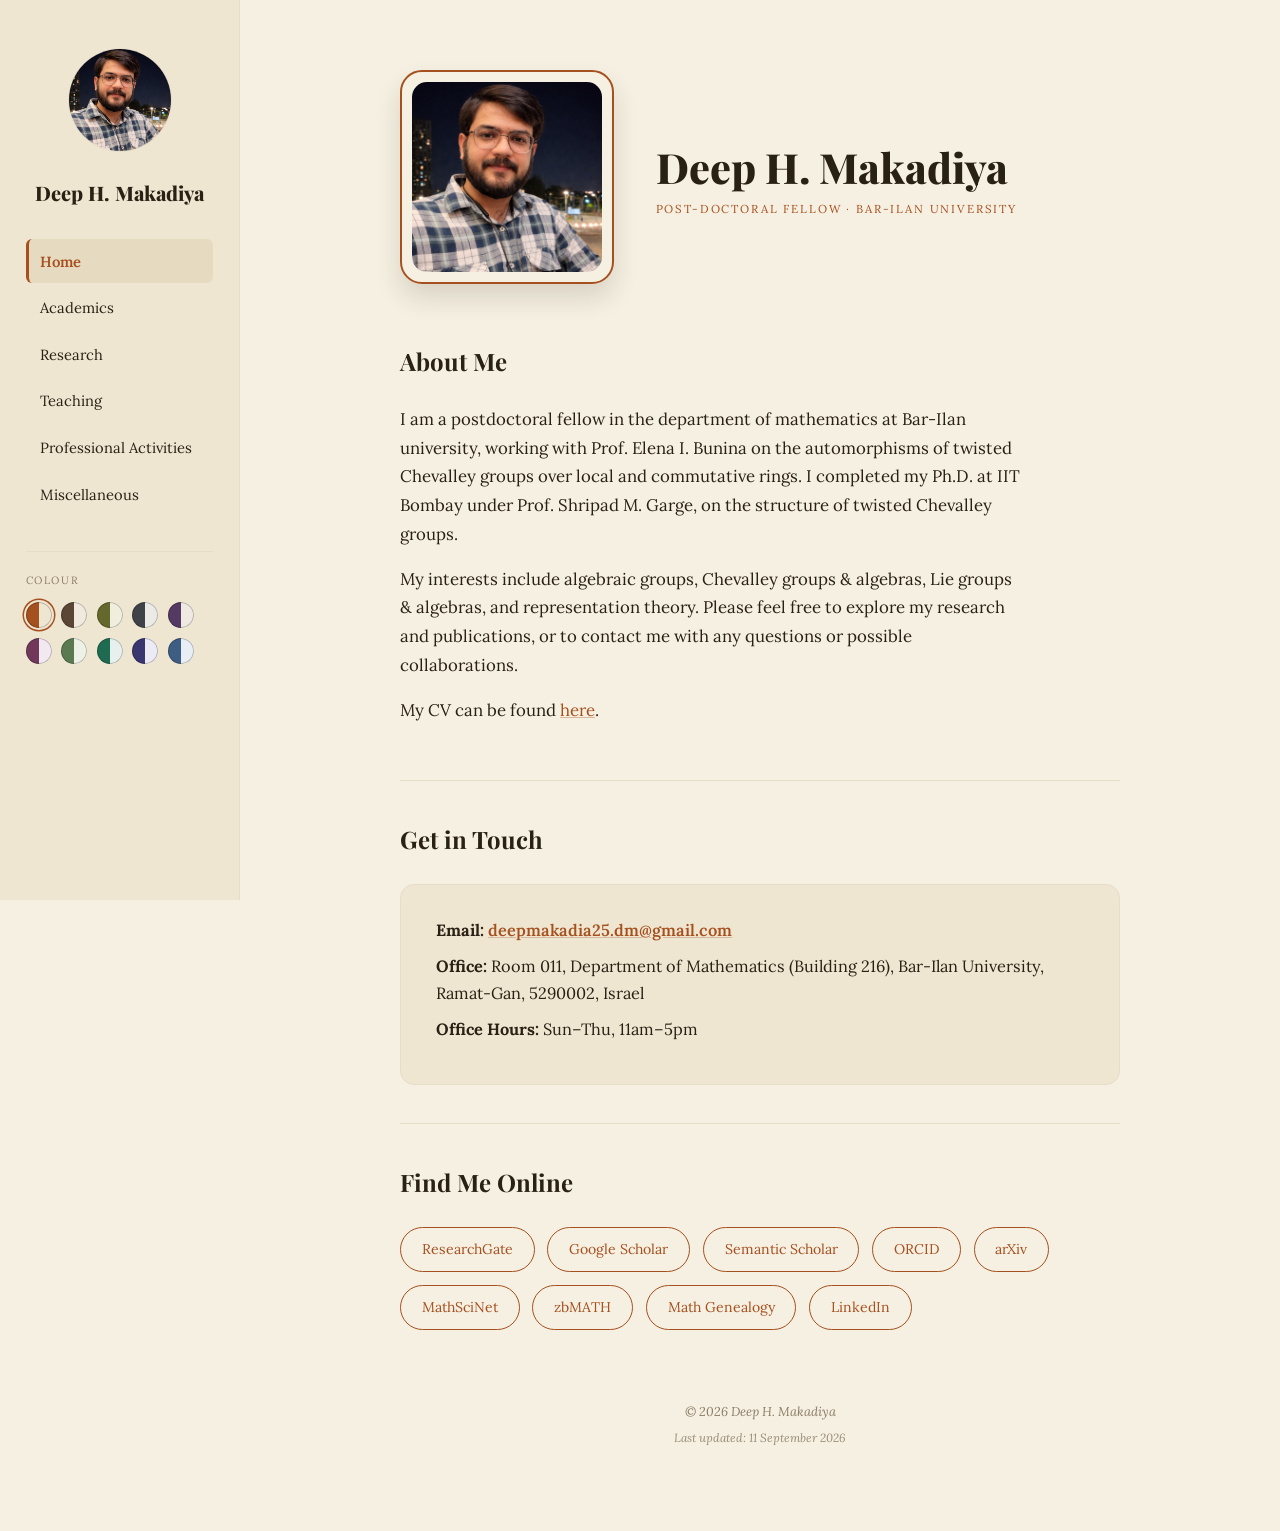
<file: index.html>
<!DOCTYPE html>
<html lang="en">
<head>
<meta charset="UTF-8">
<meta name="viewport" content="width=device-width, initial-scale=1.0">
<!-- Re-applies the visitor's saved colour scheme before the page paints, so
     the default colours never flash first. Must stay here, above the
     stylesheet. Nothing to edit. -->
<script>(function(){try{var t=localStorage.getItem("site-theme");if(t){document.documentElement.setAttribute("data-theme",t);}}catch(e){}})();</script>
<title>Deep H. Makadiya — Mathematics</title>

<!-- SEARCH RESULTS AND LINK PREVIEWS
     "description" is the grey line Google shows under the page title; the
     og:/twitter: lines are what chat apps read when the link is pasted.
     IF THE SITE ADDRESS EVER CHANGES, update canonical, og:url and og:image
     on EVERY page. They all begin https://deepmakadiya25.github.io
     =================================================================== -->
<meta name="description" content="Deep H. Makadiya, Post-doctoral Fellow in Mathematics at Bar-Ilan University, working on the structure and automorphisms of twisted Chevalley groups.">
<link rel="canonical" href="https://deepmakadiya25.github.io/">
<meta property="og:type" content="profile">
<meta property="og:site_name" content="Deep H. Makadiya">
<meta property="og:title" content="Deep H. Makadiya — Mathematics">
<meta property="og:description" content="Deep H. Makadiya, Post-doctoral Fellow in Mathematics at Bar-Ilan University, working on the structure and automorphisms of twisted Chevalley groups.">
<meta property="og:url" content="https://deepmakadiya25.github.io/">
<meta property="og:image" content="https://deepmakadiya25.github.io/photo.jpg">
<meta property="og:image:alt" content="Deep H. Makadiya">
<meta name="twitter:card" content="summary">
<link rel="preconnect" href="https://fonts.googleapis.com">
<link rel="preconnect" href="https://fonts.gstatic.com" crossorigin>
<link href="https://fonts.googleapis.com/css2?family=Playfair+Display:wght@600;700;800&family=Lora:ital,wght@0,400;1,400;0,600&display=swap" rel="stylesheet">
<link rel="stylesheet" href="styles.css">
</head>
<body>
<div class="layout">

  <!-- SIDEBAR — the same on all 8 pages: photo, name, 6 page links.
       To rename a page everywhere, change the link text in every page's copy.
       File names need not match labels (academics.html shows as "Academics").
       gallery.html and blogs.html carry the sidebar too, but are deliberately
       left out of the 6 links — see the note at the top of each.
       ===================================================================== -->
  <aside class="sidebar" id="sidebar">
    <img class="avatar" src="photo.jpg" alt="">
    <!-- Not an <h1>: every page already has one (its title), and search
         engines expect exactly one. Styled by ".sidebar-name" in styles.css. -->
    <p class="sidebar-name">Deep H. Makadiya</p>
    <nav>
      <a href="index.html" class="active">Home</a>
      <a href="academics.html">Academics</a>
      <a href="research.html">Research</a>
      <a href="teaching.html">Teaching</a>
      <a href="professional-activities.html">Professional Activities</a>
      <a href="miscellaneous.html">Miscellaneous</a>
    </nav>

    <!-- COLOUR PICKER — clicking a circle re-colours the whole site, and the
         choice is remembered in the visitor's browser. Each circle's LEFT half
         is that scheme's accent (--sw-a), its RIGHT half the paper colour
         (--sw-b); "title" is the hover tooltip. They appear in the order
         listed, five per row. This block is repeated on all 8 pages — change
         it everywhere if you add, remove or re-order a circle. The colours
         themselves live in styles.css under "COLOUR SCHEMES".
         =================================================================== -->
    <div class="theme-picker">
      <p class="theme-picker-label">Colour</p>
      <div class="swatches">
          <button type="button" class="swatch" data-set-theme="cream"
                  style="--sw-a:#a5501f;--sw-b:#efe6d2"
                  title="Cream &amp; Terracotta" aria-label="Cream and Terracotta colour scheme"></button>
          <button type="button" class="swatch" data-set-theme="mocha"
                  style="--sw-a:#5b4636;--sw-b:#f0e9dd"
                  title="Mocha &amp; Oat" aria-label="Mocha and Oat colour scheme"></button>
          <button type="button" class="swatch" data-set-theme="olive"
                  style="--sw-a:#64682c;--sw-b:#f0eedd"
                  title="Olive &amp; Flax" aria-label="Olive and Flax colour scheme"></button>
          <button type="button" class="swatch" data-set-theme="graphite"
                  style="--sw-a:#3f4348;--sw-b:#eceae6"
                  title="Graphite &amp; Chalk" aria-label="Graphite and Chalk colour scheme"></button>
          <button type="button" class="swatch" data-set-theme="aubergine"
                  style="--sw-a:#543a63;--sw-b:#efeae1"
                  title="Aubergine &amp; Oat" aria-label="Aubergine and Oat colour scheme"></button>
          <button type="button" class="swatch" data-set-theme="plum"
                  style="--sw-a:#71385a;--sw-b:#f2e8ef"
                  title="Plum &amp; Blush" aria-label="Plum and Blush colour scheme"></button>
          <button type="button" class="swatch" data-set-theme="sage"
                  style="--sw-a:#5c7a52;--sw-b:#eef2e6"
                  title="Sage" aria-label="Sage colour scheme"></button>
          <button type="button" class="swatch" data-set-theme="emerald"
                  style="--sw-a:#1f6b52;--sw-b:#e7f0ec"
                  title="Emerald &amp; Mist" aria-label="Emerald and Mist colour scheme"></button>
          <button type="button" class="swatch" data-set-theme="indigo"
                  style="--sw-a:#3a3670;--sw-b:#eceaf4"
                  title="Indigo &amp; Ivory" aria-label="Indigo and Ivory colour scheme"></button>
          <button type="button" class="swatch" data-set-theme="dusk"
                  style="--sw-a:#3d5d82;--sw-b:#e9eef4"
                  title="Dusk Blue" aria-label="Dusk Blue colour scheme"></button>
      </div>
    </div>
  </aside>
  <div class="overlay" id="overlay"></div>
  <!-- TOP BAR — phones and tablets only; hidden on laptops, where the
       sidebar is already on screen. Holds the menu button and your name.
       =================================================================== -->
  <header class="topbar">
    <button type="button" class="menu-toggle" id="menuToggle" aria-label="Open menu" aria-expanded="false">&#9776;</button>
    <span class="topbar-title">Deep H. Makadiya</span>
  </header>

  <main>
    <div class="wrap">

      <!-- HOME HERO — photo on one side, name and role on the other. To use a
           different picture, replace photo.jpg (keep it roughly square) or point
           "src" at another file. The offset frame is CSS, not an image.
           =================================================================== -->
      <div class="hero-split">
        <!-- The photo is the only way into gallery.html, which is deliberately
             not in the sidebar. The hover fade is the only hint it is clickable. -->
        <div class="hero-photo-col">
          <div class="hero-photo-frame">
            <a href="gallery.html" aria-label="View Photo Gallery">
              <img class="home-photo" src="photo.jpg" alt="Deep H. Makadiya">
            </a>
          </div>
        </div>
        <div class="hero-text">
          <h1 class="home-name">Deep H. Makadiya</h1>
          <p class="eyebrow">Post-doctoral Fellow &middot; Bar-Ilan University</p>
        </div>
      </div>

      <section style="padding-top:0;">
        <h2 id="about-me" class="section-title">About Me</h2>
        <p class="lede">I am a postdoctoral fellow in the department of mathematics at Bar-Ilan
        university, working with Prof. Elena I. Bunina on the automorphisms of twisted Chevalley groups
        over local and commutative rings. I completed my Ph.D. at IIT Bombay under Prof. Shripad M.
        Garge, on the structure of twisted Chevalley groups.</p>
        <p class="lede">My interests include algebraic groups, Chevalley groups &amp; algebras, Lie
        groups &amp; algebras, and representation theory. Please feel free to explore my research and
        publications, or to contact me with any questions or possible collaborations.</p>
        <p class="lede">My CV can be found <a href="Deep_CV.pdf" target="_blank" rel="noopener">here</a>.</p>
      </section>

      <!-- GET IN TOUCH — one <p class="contact-line"> per detail; copy the
           pattern to add another (a phone number, say). -->
      <section class="contact-block">
        <h2 id="contact" class="section-title">Get in Touch</h2>
        <div class="card-panel">
          <p class="contact-line"><strong>Email:</strong> <a href="mailto:deepmakadia25.dm@gmail.com">deepmakadia25.dm@gmail.com</a></p>
          <p class="contact-line"><strong>Office:</strong> Room 011, Department of Mathematics (Building 216), Bar-Ilan University, Ramat-Gan, 5290002, Israel</p>
          <p class="contact-line"><strong>Office Hours:</strong> Sun–Thu, 11am–5pm</p>
        </div>
      </section>

      <!-- FIND ME ONLINE — profile links. To add one, copy an
           <a class="btn" ...> line and change its link and label. Everything
           here leaves the site, so each carries target="_blank" rel="noopener"
           (internal links, like the sidebar, deliberately do not).
           =================================================================== -->
      <section>
        <h2 id="profiles" class="section-title">Find Me Online</h2>
        <div class="btn-row">
          <a class="btn" href="https://www.researchgate.net/profile/Deep-Makadiya" target="_blank" rel="noopener">ResearchGate</a>
          <a class="btn" href="https://scholar.google.com/citations?user=v7X_OhYAAAAJ&hl=en" target="_blank" rel="noopener">Google Scholar</a>
    <a class="btn" href="https://www.semanticscholar.org/author/Deep-H.-Makadiya/2344610145" target="_blank" rel="noopener">Semantic Scholar</a>
          <a class="btn" href="https://orcid.org/0009-0000-8410-471X" target="_blank" rel="noopener">ORCID</a>
          <a class="btn" href="https://arxiv.org/search/math?searchtype=author&amp;query=Makadiya,+D+H" target="_blank" rel="noopener">arXiv</a>
          <!-- MathSciNet is subscription-only: visitors without an institutional
               login see limited information. Normal, and out of your control. -->
          <a class="btn" href="https://mathscinet.ams.org/mathscinet/author?authorId=1687700" target="_blank" rel="noopener">MathSciNet</a>
          <a class="btn" href="https://zbmath.org/authors/makadiya.deep-h" target="_blank" rel="noopener">zbMATH</a>
          <!-- PLACEHOLDER: points at the Math Genealogy front page, not at you.
               Replace with your own profile URL once it exists, or delete the
               button. -->
          <a class="btn" href="https://www.mathgenealogy.org/index.php" target="_blank" rel="noopener">Math Genealogy</a>
          <a class="btn" href="http://www.linkedin.com/in/deep-makadiya" target="_blank" rel="noopener">LinkedIn</a>
        </div>
      </section>

    </div>
    <!-- Left empty on purpose: script.js fills it from LAST_UPDATED, so the
         date lives in exactly one place for all 8 pages. With JavaScript off
         the line stays hidden rather than showing a stale date. -->
    <footer>
      <p>&copy; 2026 Deep H. Makadiya</p>
      <p class="updated" id="lastUpdatedLine" hidden>Last updated: <span id="lastUpdated"></span></p>
    </footer>
  </main>

</div>
<script src="script.js"></script>
</body>
</html>
</file>
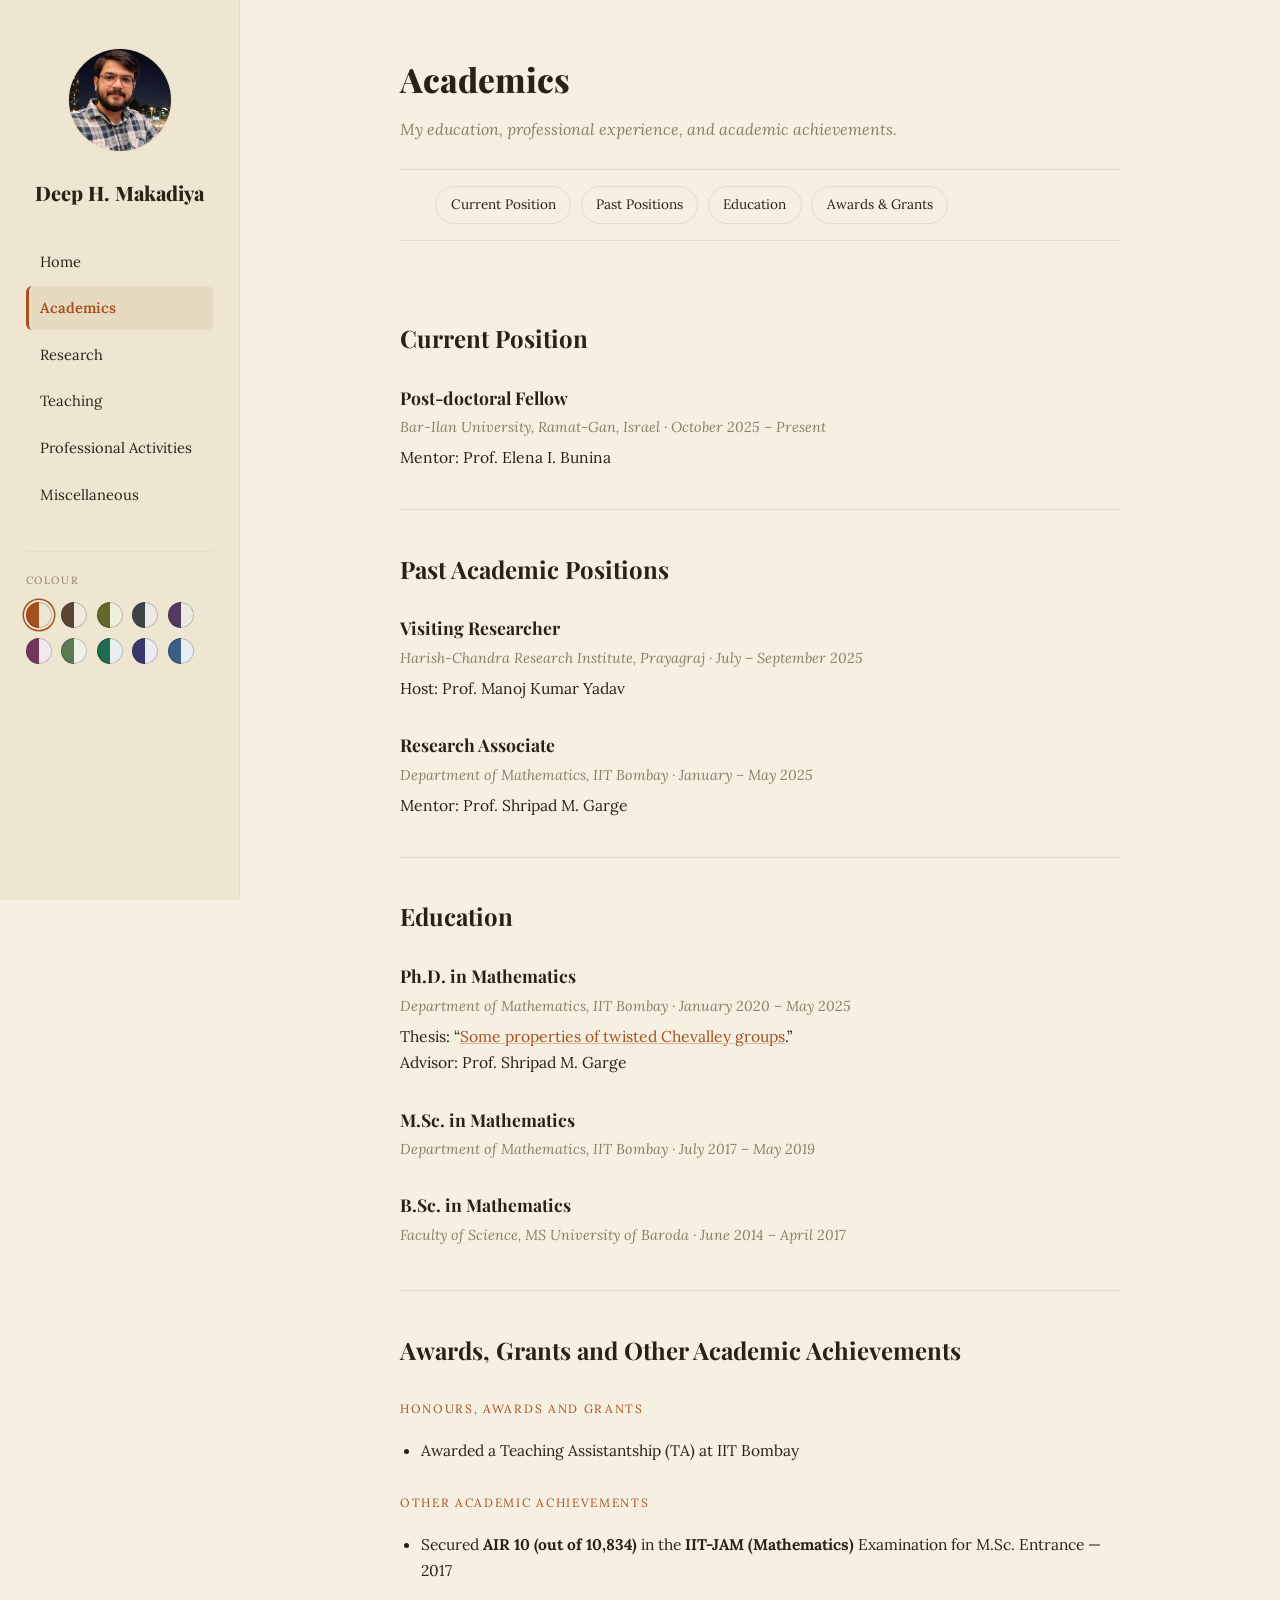
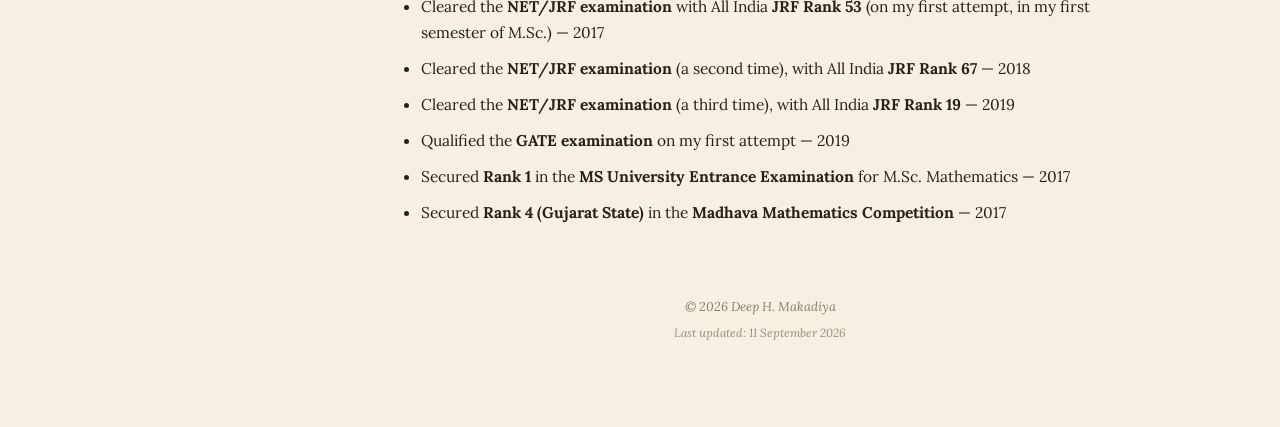
<file: academics.html>
<!DOCTYPE html>
<html lang="en">
<head>
<meta charset="UTF-8">
<meta name="viewport" content="width=device-width, initial-scale=1.0">
<!-- Re-applies the visitor's saved colour scheme before the page paints, so
     the default colours never flash first. Must stay here, above the
     stylesheet. Nothing to edit. -->
<script>(function(){try{var t=localStorage.getItem("site-theme");if(t){document.documentElement.setAttribute("data-theme",t);}}catch(e){}})();</script>
<title>Academics — Deep H. Makadiya</title>

<!-- SEARCH RESULTS AND LINK PREVIEWS
     "description" is the grey line Google shows under the page title; the
     og:/twitter: lines are what chat apps read when the link is pasted.
     IF THE SITE ADDRESS EVER CHANGES, update canonical, og:url and og:image
     on EVERY page. They all begin https://deepmakadiya25.github.io
     =================================================================== -->
<meta name="description" content="Education, academic positions, awards and grants of Deep H. Makadiya, Post-doctoral Fellow in Mathematics at Bar-Ilan University.">
<link rel="canonical" href="https://deepmakadiya25.github.io/academics.html">
<meta property="og:type" content="article">
<meta property="og:site_name" content="Deep H. Makadiya">
<meta property="og:title" content="Academics — Deep H. Makadiya">
<meta property="og:description" content="Education, academic positions, awards and grants of Deep H. Makadiya, Post-doctoral Fellow in Mathematics at Bar-Ilan University.">
<meta property="og:url" content="https://deepmakadiya25.github.io/academics.html">
<meta property="og:image" content="https://deepmakadiya25.github.io/photo.jpg">
<meta property="og:image:alt" content="Deep H. Makadiya">
<meta name="twitter:card" content="summary">
<link rel="preconnect" href="https://fonts.googleapis.com">
<link rel="preconnect" href="https://fonts.gstatic.com" crossorigin>
<link href="https://fonts.googleapis.com/css2?family=Playfair+Display:wght@600;700;800&family=Lora:ital,wght@0,400;1,400;0,600&display=swap" rel="stylesheet">
<link rel="stylesheet" href="styles.css">
</head>
<body>
<div class="layout">

  <aside class="sidebar" id="sidebar">
    <img class="avatar" src="photo.jpg" alt="">
    <!-- Not an <h1>: every page already has one (its title), and search
         engines expect exactly one. Styled by ".sidebar-name" in styles.css. -->
    <p class="sidebar-name">Deep H. Makadiya</p>
    <nav>
      <a href="index.html">Home</a>
      <a href="academics.html" class="active">Academics</a>
      <a href="research.html">Research</a>
      <a href="teaching.html">Teaching</a>
      <a href="professional-activities.html">Professional Activities</a>
      <a href="miscellaneous.html">Miscellaneous</a>
    </nav>

    <!-- COLOUR PICKER — clicking a circle re-colours the whole site, and the
         choice is remembered in the visitor's browser. Each circle's LEFT half
         is that scheme's accent (--sw-a), its RIGHT half the paper colour
         (--sw-b); "title" is the hover tooltip. They appear in the order
         listed, five per row. This block is repeated on all 8 pages — change
         it everywhere if you add, remove or re-order a circle. The colours
         themselves live in styles.css under "COLOUR SCHEMES".
         =================================================================== -->
    <div class="theme-picker">
      <p class="theme-picker-label">Colour</p>
      <div class="swatches">
          <button type="button" class="swatch" data-set-theme="cream"
                  style="--sw-a:#a5501f;--sw-b:#efe6d2"
                  title="Cream &amp; Terracotta" aria-label="Cream and Terracotta colour scheme"></button>
          <button type="button" class="swatch" data-set-theme="mocha"
                  style="--sw-a:#5b4636;--sw-b:#f0e9dd"
                  title="Mocha &amp; Oat" aria-label="Mocha and Oat colour scheme"></button>
          <button type="button" class="swatch" data-set-theme="olive"
                  style="--sw-a:#64682c;--sw-b:#f0eedd"
                  title="Olive &amp; Flax" aria-label="Olive and Flax colour scheme"></button>
          <button type="button" class="swatch" data-set-theme="graphite"
                  style="--sw-a:#3f4348;--sw-b:#eceae6"
                  title="Graphite &amp; Chalk" aria-label="Graphite and Chalk colour scheme"></button>
          <button type="button" class="swatch" data-set-theme="aubergine"
                  style="--sw-a:#543a63;--sw-b:#efeae1"
                  title="Aubergine &amp; Oat" aria-label="Aubergine and Oat colour scheme"></button>
          <button type="button" class="swatch" data-set-theme="plum"
                  style="--sw-a:#71385a;--sw-b:#f2e8ef"
                  title="Plum &amp; Blush" aria-label="Plum and Blush colour scheme"></button>
          <button type="button" class="swatch" data-set-theme="sage"
                  style="--sw-a:#5c7a52;--sw-b:#eef2e6"
                  title="Sage" aria-label="Sage colour scheme"></button>
          <button type="button" class="swatch" data-set-theme="emerald"
                  style="--sw-a:#1f6b52;--sw-b:#e7f0ec"
                  title="Emerald &amp; Mist" aria-label="Emerald and Mist colour scheme"></button>
          <button type="button" class="swatch" data-set-theme="indigo"
                  style="--sw-a:#3a3670;--sw-b:#eceaf4"
                  title="Indigo &amp; Ivory" aria-label="Indigo and Ivory colour scheme"></button>
          <button type="button" class="swatch" data-set-theme="dusk"
                  style="--sw-a:#3d5d82;--sw-b:#e9eef4"
                  title="Dusk Blue" aria-label="Dusk Blue colour scheme"></button>
      </div>
    </div>
  </aside>
  <div class="overlay" id="overlay"></div>
  <!-- TOP BAR — phones and tablets only; hidden on laptops, where the
       sidebar is already on screen. Holds the menu button and your name.
       =================================================================== -->
  <header class="topbar">
    <button type="button" class="menu-toggle" id="menuToggle" aria-label="Open menu" aria-expanded="false">&#9776;</button>
    <span class="topbar-title">Deep H. Makadiya</span>
  </header>

  <main>
    <div class="wrap">

      <div class="page-header">
        <h1>Academics</h1>
        <p class="page-desc">My education, professional experience, and academic achievements.</p>
      </div>

      <!-- In-page tabs. If you rename a section heading, update its matching
           href="#..." here. The bar freezes on scroll and shows arrows/fades by
           itself when the tabs no longer fit — nothing to edit for that. -->
      <div class="page-tabs-wrap">
        <button type="button" class="tabs-arrow left" aria-label="Scroll tabs left">&#8249;</button>
        <nav class="page-tabs">
          <a href="#current-position">Current Position</a>
          <a href="#past-positions">Past Positions</a>
          <a href="#education">Education</a>
          <a href="#achievements">Awards &amp; Grants</a>
        </nav>
        <button type="button" class="tabs-arrow right" aria-label="Scroll tabs right">&#8250;</button>
        <div class="tabs-fade left" aria-hidden="true" hidden></div>
        <div class="tabs-fade right" aria-hidden="true" hidden></div>
      </div>

      <section>
        <h2 id="current-position" class="section-title">Current Position</h2>
        <div class="item">
          <h3>Post-doctoral Fellow</h3>
          <p class="meta">Bar-Ilan University, Ramat-Gan, Israel · October 2025 – Present</p>
          <p>Mentor: Prof. Elena I. Bunina</p>
        </div>
      </section>

      <!-- PAST ACADEMIC POSITIONS — copy a whole <div class="item"> block to
           add one, newest on top. -->
      <section>
        <h2 id="past-positions" class="section-title">Past Academic Positions</h2>
        <div class="item">
          <h3>Visiting Researcher</h3>
          <p class="meta">Harish-Chandra Research Institute, Prayagraj · July – September 2025</p>
          <p>Host: Prof. Manoj Kumar Yadav</p>
        </div>
        <div class="item">
          <h3>Research Associate</h3>
          <p class="meta">Department of Mathematics, IIT Bombay · January – May 2025</p>
          <p>Mentor: Prof. Shripad M. Garge</p>
        </div>
      </section>

      <section>
        <h2 id="education" class="section-title">Education</h2>
        <div class="item">
          <h3>Ph.D. in Mathematics</h3>
          <p class="meta">Department of Mathematics, IIT Bombay · January 2020 – May 2025</p>
          <p>Thesis: &ldquo;<a href="https://doi.org/10.48550/arXiv.2505.24430" target="_blank" rel="noopener">Some properties of twisted Chevalley groups</a>.&rdquo;<br>Advisor: Prof. Shripad M. Garge</p>
        </div>
        <div class="item">
          <h3>M.Sc. in Mathematics</h3>
          <p class="meta">Department of Mathematics, IIT Bombay · July 2017 – May 2019</p>
        </div>
        <div class="item">
          <h3>B.Sc. in Mathematics</h3>
          <p class="meta">Faculty of Science, MS University of Baroda · June 2014 – April 2017</p>
        </div>
      </section>

      <!-- AWARDS, GRANTS AND OTHER ACADEMIC ACHIEVEMENTS — plain bullet lists
           with no numbering, so order is entirely up to you. -->
      <section>
        <h2 id="achievements" class="section-title">Awards, Grants and Other Academic Achievements</h2>

        <p class="subhead">Honours, Awards and Grants</p>
        <ul class="bullets">
          <li>Awarded a Teaching Assistantship (TA) at IIT Bombay</li>
        </ul>

        <p class="subhead">Other Academic Achievements</p>
        <ul class="bullets">
          <li>Secured <strong>AIR 10 (out of 10,834)</strong> in the <strong>IIT-JAM (Mathematics)</strong> Examination for M.Sc. Entrance — 2017</li>
          <li>Cleared the <strong>NET/JRF examination</strong> with All India <strong>JRF Rank 53</strong> (on my first attempt, in my
              first semester of M.Sc.) — 2017</li>
          <li>Cleared the <strong>NET/JRF examination</strong> (a second time), with All India <strong>JRF Rank 67</strong> — 2018</li>
          <li>Cleared the <strong>NET/JRF examination</strong> (a third time), with All India <strong>JRF Rank 19</strong> — 2019</li>
          <li>Qualified the <strong>GATE examination</strong> on my first attempt — 2019</li>
          <li>Secured <strong>Rank 1</strong> in the <strong>MS University Entrance Examination</strong> for M.Sc. Mathematics — 2017</li>
          <li>Secured <strong>Rank 4 (Gujarat State)</strong> in the <strong>Madhava Mathematics Competition</strong> — 2017</li>
        </ul>
      </section>

    </div>
    <!-- Left empty on purpose: script.js fills it from LAST_UPDATED, so the
         date lives in exactly one place for all 8 pages. With JavaScript off
         the line stays hidden rather than showing a stale date. -->
    <footer>
      <p>&copy; 2026 Deep H. Makadiya</p>
      <p class="updated" id="lastUpdatedLine" hidden>Last updated: <span id="lastUpdated"></span></p>
    </footer>
  </main>

</div>
<script src="script.js"></script>
</body>
</html>
</file>
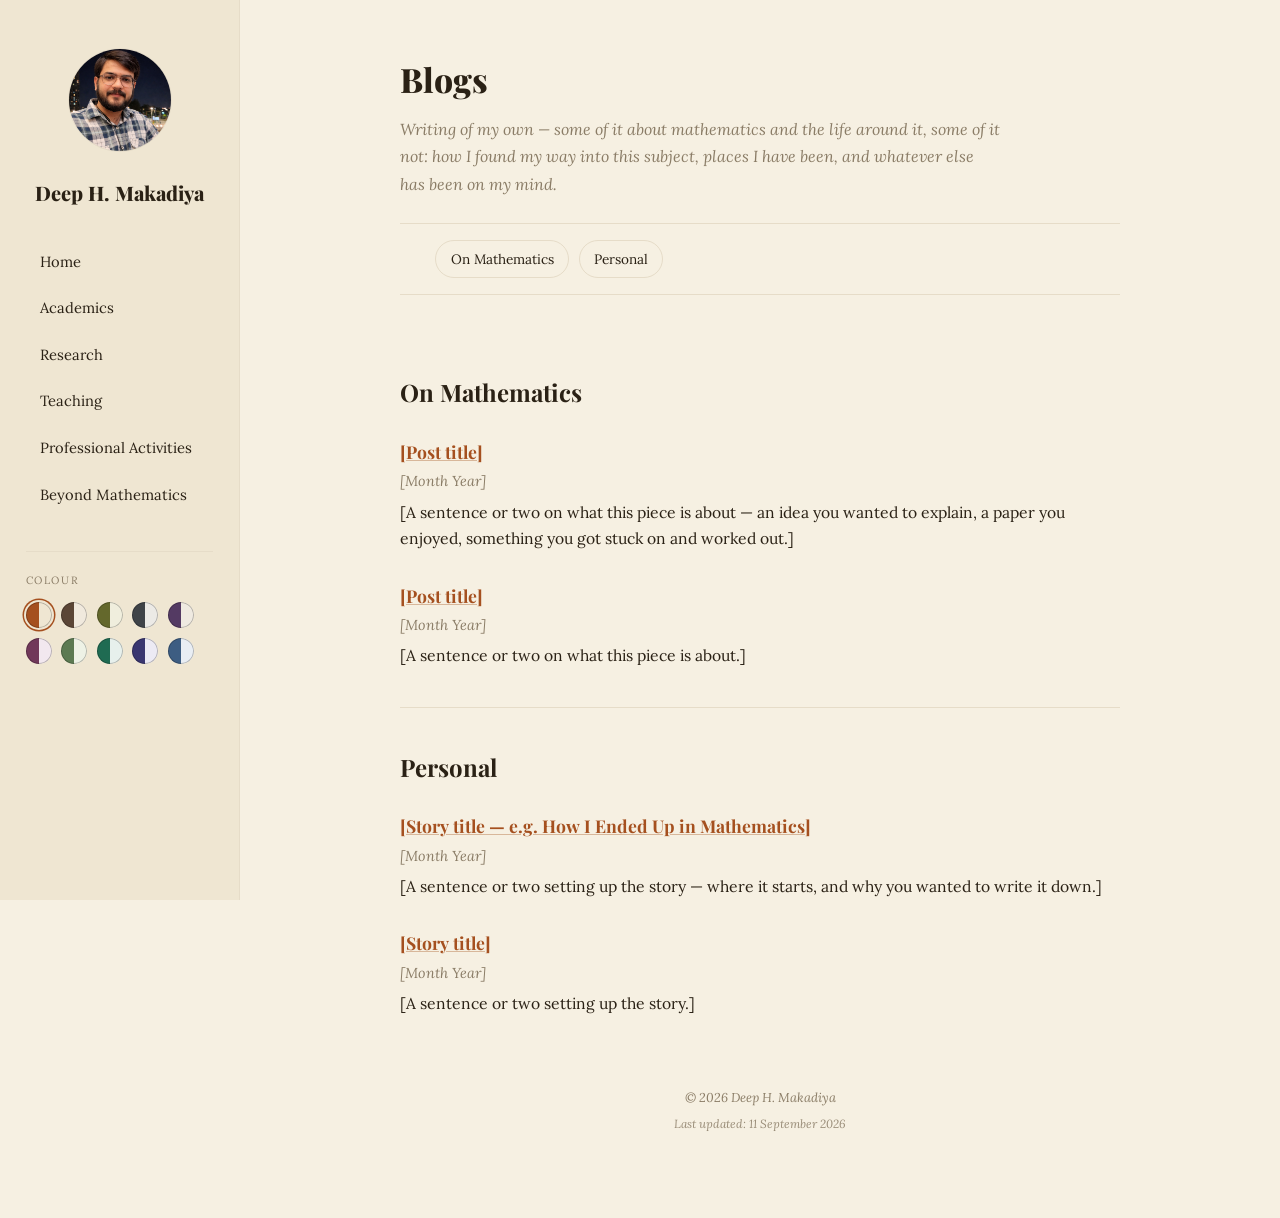
<file: blogs.html>
<!DOCTYPE html>
<html lang="en">
<head>
<meta charset="UTF-8">
<meta name="viewport" content="width=device-width, initial-scale=1.0">
<!-- Re-applies the colour scheme this visitor last chose (see the colour
     circles at the bottom of the sidebar) BEFORE the page is painted, so the
     page never flashes the default colours first. It must stay here in the
     <head>, above the stylesheet. Nothing to edit. -->
<script>(function(){try{var t=localStorage.getItem("site-theme");if(t){document.documentElement.setAttribute("data-theme",t);}}catch(e){}})();</script>
<title>Blogs — Deep H. Makadiya</title>

<!-- ===================================================================
     SEARCH RESULTS AND LINK PREVIEWS
     "description" is the grey line Google shows under your page title.
     The "og:" and "twitter:" lines are what WhatsApp, LinkedIn, X, Slack
     and friends read when someone pastes a link to this page — without
     them a shared link shows an empty grey box.
     IF YOUR SITE ADDRESS EVER CHANGES (a new GitHub username, a repo
     rename, or your own domain), the three absolute links below —
     canonical, og:url and og:image — must be updated on EVERY page.
     They currently all begin with: https://deepmakadiya25.github.io
     =================================================================== -->
<meta name="description" content="Writing by Deep H. Makadiya — short pieces on mathematics and research life, alongside more personal stories.">
<link rel="canonical" href="https://deepmakadiya25.github.io/blogs.html">
<meta property="og:type" content="article">
<meta property="og:site_name" content="Deep H. Makadiya">
<meta property="og:title" content="Blogs — Deep H. Makadiya">
<meta property="og:description" content="Writing by Deep H. Makadiya — short pieces on mathematics and research life, alongside more personal stories.">
<meta property="og:url" content="https://deepmakadiya25.github.io/blogs.html">
<meta property="og:image" content="https://deepmakadiya25.github.io/photo.jpg">
<meta property="og:image:alt" content="Deep H. Makadiya">
<meta name="twitter:card" content="summary">
<link rel="preconnect" href="https://fonts.googleapis.com">
<link rel="preconnect" href="https://fonts.gstatic.com" crossorigin>
<link href="https://fonts.googleapis.com/css2?family=Playfair+Display:wght@600;700;800&family=Lora:ital,wght@0,400;1,400;0,600&display=swap" rel="stylesheet">
<link rel="stylesheet" href="styles.css">
</head>
<body>
<div class="layout">

  <!-- =====================================================================
       NOTE ON THIS PAGE: like the Photo Gallery, Blogs is deliberately NOT
       one of the 6 sidebar links — it is reached from the "Blogs" section of
       the Beyond Mathematics page. The sidebar is still shown (so visitors can
       get back to the main pages), just with none of its links marked
       "active", since this page isn't one of the 6.
       ===================================================================== -->
  <aside class="sidebar" id="sidebar">
    <img class="avatar" src="photo.jpg" alt="Deep H. Makadiya">
    <!-- Your name in the sidebar. It is deliberately NOT an <h1>: each page
         already has one <h1> (the page title), and search engines expect
         exactly one per page. Styled by ".sidebar-name" in styles.css. -->
    <p class="sidebar-name">Deep H. Makadiya</p>
    <nav>
      <a href="index.html">Home</a>
      <a href="academics.html">Academics</a>
      <a href="research.html">Research</a>
      <a href="teaching.html">Teaching</a>
      <a href="professional-activities.html">Professional Activities</a>
      <a href="beyond-mathematics.html">Beyond Mathematics</a>
    </nav>

    <!-- ===================================================================
         COLOUR PICKER — the two rows of two-tone circles under the page
         links. Clicking one re-colours the whole site (and every other
         page), and the choice is remembered in the visitor's browser.
         Each circle's LEFT half is that scheme's accent (--sw-a, the dark
         one) and its RIGHT half is that scheme's paper colour (--sw-b);
         "title" is the tooltip shown on hover. The order the buttons
         appear in below is the order they appear on screen — five per row.
         This same block appears in all 7 pages: if you add, remove or
         re-order a circle, do it in every page so the picker matches
         everywhere. The colour values themselves live in styles.css under
         "COLOUR SCHEMES", with step-by-step notes at the bottom of that
         file for adding a scheme of your own.
         =================================================================== -->
    <div class="theme-picker">
      <p class="theme-picker-label">Colour</p>
      <div class="swatches">
          <button type="button" class="swatch" data-set-theme="cream"
                  style="--sw-a:#a5501f;--sw-b:#efe6d2"
                  title="Cream &amp; Terracotta" aria-label="Cream and Terracotta colour scheme"></button>
          <button type="button" class="swatch" data-set-theme="mocha"
                  style="--sw-a:#5b4636;--sw-b:#f0e9dd"
                  title="Mocha &amp; Oat" aria-label="Mocha and Oat colour scheme"></button>
          <button type="button" class="swatch" data-set-theme="olive"
                  style="--sw-a:#64682c;--sw-b:#f0eedd"
                  title="Olive &amp; Flax" aria-label="Olive and Flax colour scheme"></button>
          <button type="button" class="swatch" data-set-theme="graphite"
                  style="--sw-a:#3f4348;--sw-b:#eceae6"
                  title="Graphite &amp; Chalk" aria-label="Graphite and Chalk colour scheme"></button>
          <button type="button" class="swatch" data-set-theme="aubergine"
                  style="--sw-a:#543a63;--sw-b:#efeae1"
                  title="Aubergine &amp; Oat" aria-label="Aubergine and Oat colour scheme"></button>
          <button type="button" class="swatch" data-set-theme="plum"
                  style="--sw-a:#71385a;--sw-b:#f2e8ef"
                  title="Plum &amp; Blush" aria-label="Plum and Blush colour scheme"></button>
          <button type="button" class="swatch" data-set-theme="sage"
                  style="--sw-a:#5c7a52;--sw-b:#eef2e6"
                  title="Sage" aria-label="Sage colour scheme"></button>
          <button type="button" class="swatch" data-set-theme="emerald"
                  style="--sw-a:#1f6b52;--sw-b:#e7f0ec"
                  title="Emerald &amp; Mist" aria-label="Emerald and Mist colour scheme"></button>
          <button type="button" class="swatch" data-set-theme="indigo"
                  style="--sw-a:#3a3670;--sw-b:#eceaf4"
                  title="Indigo &amp; Ivory" aria-label="Indigo and Ivory colour scheme"></button>
          <button type="button" class="swatch" data-set-theme="dusk"
                  style="--sw-a:#3d5d82;--sw-b:#e9eef4"
                  title="Dusk Blue" aria-label="Dusk Blue colour scheme"></button>
      </div>
    </div>
  </aside>
  <div class="overlay" id="overlay"></div>
  <!-- ===================================================================
       TOP BAR — only visible on tablets and phones (see the RESPONSIVE
       section at the bottom of styles.css). It holds the menu button that
       slides the sidebar in, plus your name so a phone visitor can see
       whose site this is. On laptops it is hidden, because the sidebar is
       already on screen.
       =================================================================== -->
  <header class="topbar">
    <button class="menu-toggle" id="menuToggle" aria-label="Open menu" aria-expanded="false">&#9776;</button>
    <span class="topbar-title">Deep H. Makadiya</span>
  </header>

  <main>
    <div class="wrap">

      <div class="page-header">
        <h1>Blogs</h1>
        <p class="page-desc">Writing of my own — some of it about mathematics and the life around it,
        some of it not: how I found my way into this subject, places I have been, and whatever else
        has been on my mind.</p>
      </div>

      <div class="page-tabs-wrap">
        <button class="tabs-arrow left" aria-label="Scroll tabs left">&#8249;</button>
        <nav class="page-tabs">
          <a href="#on-mathematics">On Mathematics</a>
          <a href="#personal">Personal</a>
        </nav>
        <button class="tabs-arrow right" aria-label="Scroll tabs right">&#8250;</button>
        <div class="tabs-fade left" aria-hidden="true" hidden></div>
        <div class="tabs-fade right" aria-hidden="true" hidden></div>
      </div>

      <!-- ===================================================================
           HOW TO ADD A POST
           Each post is one <div class="item"> block: a linked title, a date
           line, and one or two sentences describing it. Copy a whole block,
           paste it at the TOP of the section it belongs to, and edit the
           three lines. Newest first in both sections.
           If a post lives elsewhere (a Substack, a Medium piece, a PDF), the
           title can simply link there — add target="_blank" rel="noopener" so
           it opens in a new tab, as external links elsewhere on the site do.
           If you write the post as its own page here instead, save it beside
           these files and link to it by filename, with no target attribute.
           Remember to add your best three or four to the "Blogs" section of
           beyond-mathematics.html as well — that page shows a short selection
           and points back here for the rest.
           =================================================================== -->
      <section>
        <h2 id="on-mathematics" class="section-title">On Mathematics</h2>
        <div class="item">
          <h3><a href="#">[Post title]</a></h3>
          <p class="meta">[Month Year]</p>
          <p>[A sentence or two on what this piece is about — an idea you wanted to explain, a paper
          you enjoyed, something you got stuck on and worked out.]</p>
        </div>
        <div class="item">
          <h3><a href="#">[Post title]</a></h3>
          <p class="meta">[Month Year]</p>
          <p>[A sentence or two on what this piece is about.]</p>
        </div>
      </section>

      <section>
        <h2 id="personal" class="section-title">Personal</h2>
        <div class="item">
          <h3><a href="#">[Story title — e.g. How I Ended Up in Mathematics]</a></h3>
          <p class="meta">[Month Year]</p>
          <p>[A sentence or two setting up the story — where it starts, and why you wanted to write
          it down.]</p>
        </div>
        <div class="item">
          <h3><a href="#">[Story title]</a></h3>
          <p class="meta">[Month Year]</p>
          <p>[A sentence or two setting up the story.]</p>
        </div>
      </section>

    </div>
    <!-- "Last updated" is written in by script.js and is EMPTY here on
         purpose, so the date exists in exactly ONE place on the whole site:
         the LAST_UPDATED line near the top of script.js. Change it there and
         all seven pages follow. (If JavaScript is switched off the line simply
         does not appear, rather than showing a stale date.) -->
    <footer>
      <p>&copy; 2026 Deep H. Makadiya</p>
      <p class="updated" id="lastUpdatedLine" hidden>Last updated: <span id="lastUpdated"></span></p>
    </footer>
  </main>

</div>
<script src="script.js"></script>
</body>
</html>
</file>
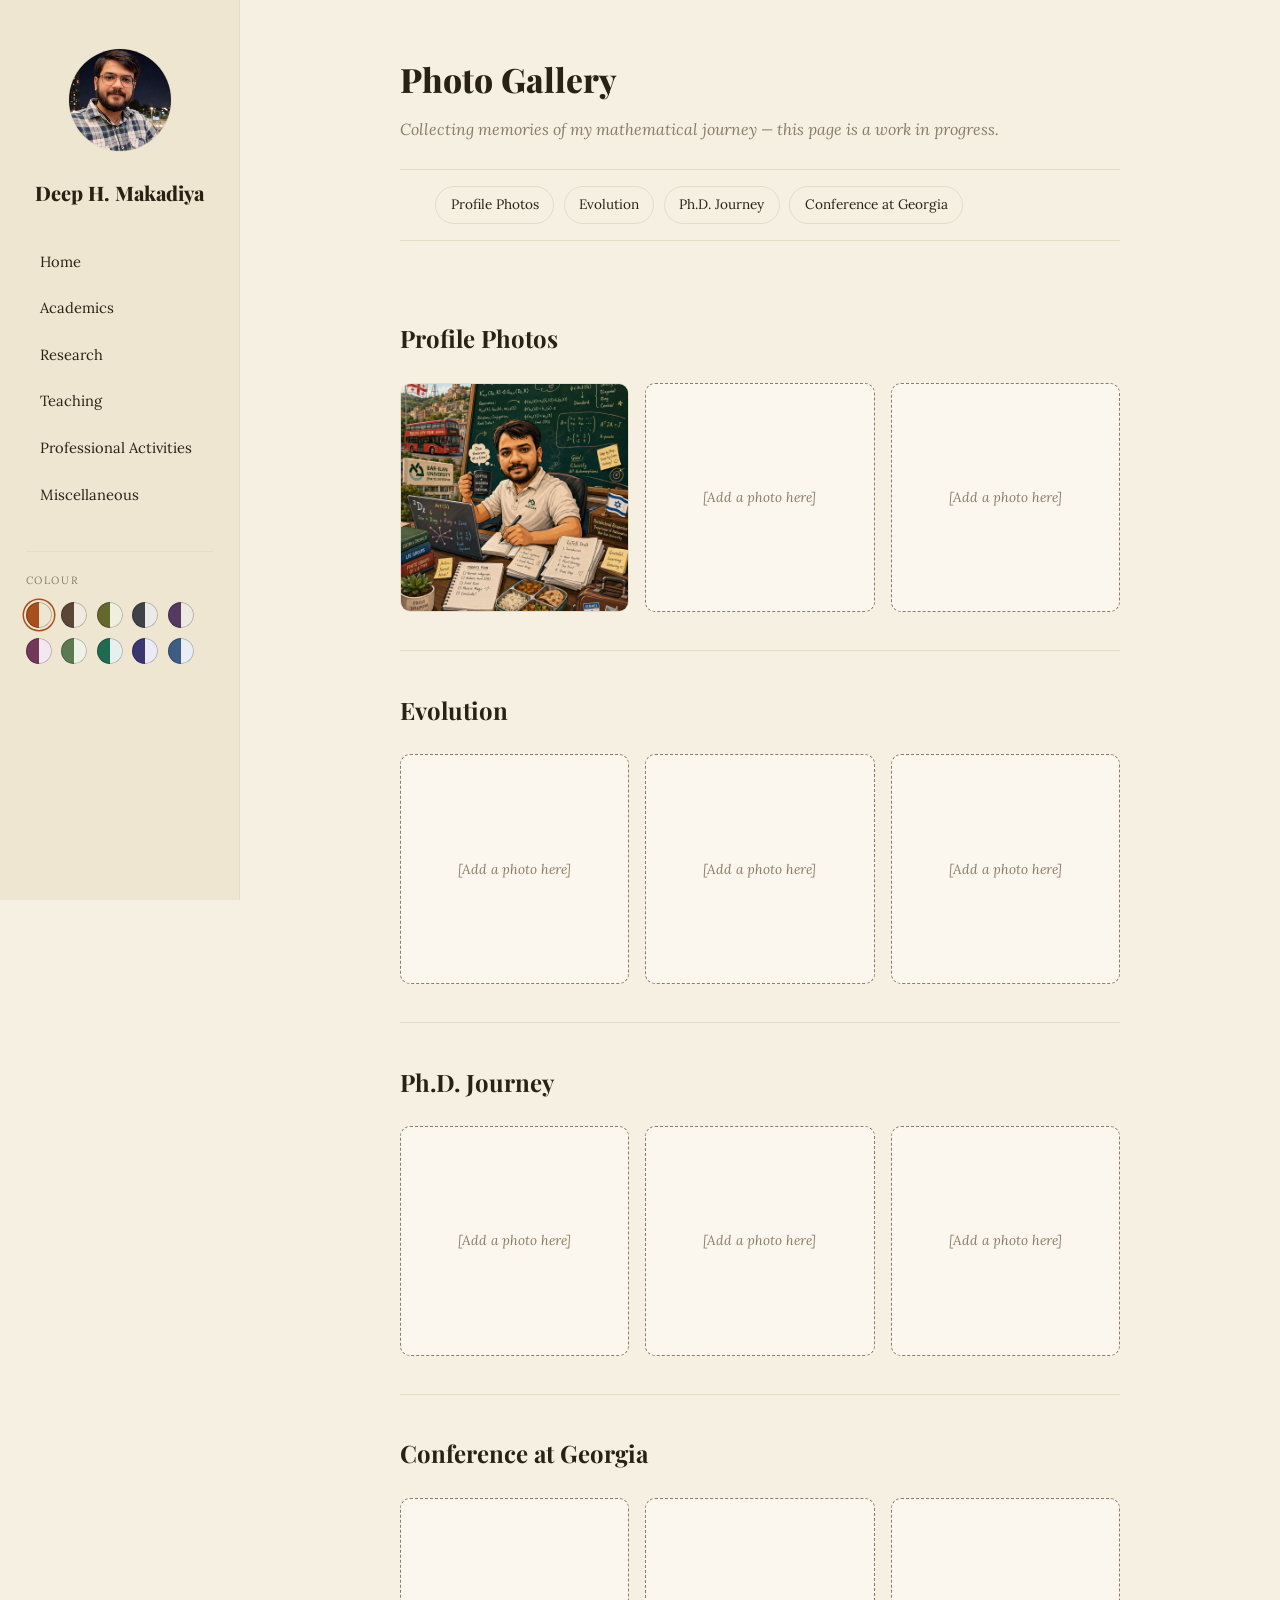
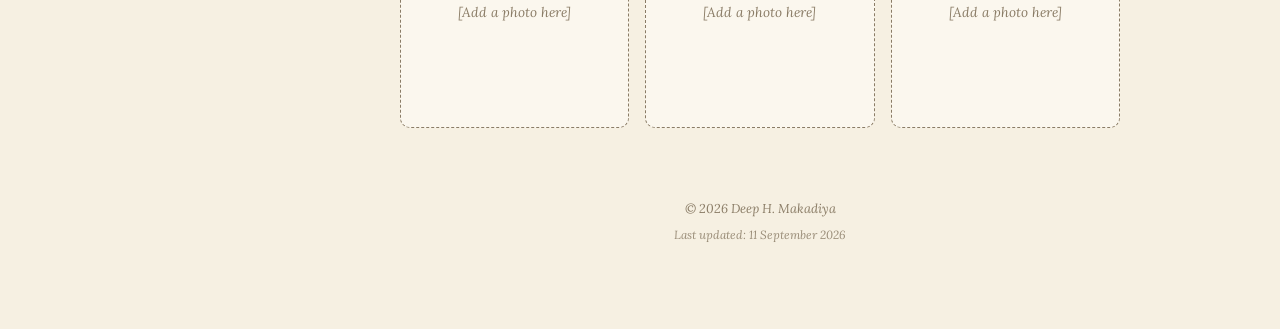
<file: gallery.html>
<!DOCTYPE html>
<html lang="en">
<head>
<meta charset="UTF-8">
<meta name="viewport" content="width=device-width, initial-scale=1.0">
<!-- Re-applies the visitor's saved colour scheme before the page paints, so
     the default colours never flash first. Must stay here, above the
     stylesheet. Nothing to edit. -->
<script>(function(){try{var t=localStorage.getItem("site-theme");if(t){document.documentElement.setAttribute("data-theme",t);}}catch(e){}})();</script>
<title>Photo Gallery — Deep H. Makadiya</title>

<!-- SEARCH RESULTS AND LINK PREVIEWS
     "description" is the grey line Google shows under the page title; the
     og:/twitter: lines are what chat apps read when the link is pasted.
     IF THE SITE ADDRESS EVER CHANGES, update canonical, og:url and og:image
     on EVERY page. They all begin https://deepmakadiya25.github.io
     =================================================================== -->
<meta name="description" content="Photographs from the mathematical journey of Deep H. Makadiya — conferences, seminars and Ph.D. years.">
<link rel="canonical" href="https://deepmakadiya25.github.io/gallery.html">
<meta property="og:type" content="article">
<meta property="og:site_name" content="Deep H. Makadiya">
<meta property="og:title" content="Photo Gallery — Deep H. Makadiya">
<meta property="og:description" content="Photographs from the mathematical journey of Deep H. Makadiya — conferences, seminars and Ph.D. years.">
<meta property="og:url" content="https://deepmakadiya25.github.io/gallery.html">
<meta property="og:image" content="https://deepmakadiya25.github.io/photo.jpg">
<meta property="og:image:alt" content="Deep H. Makadiya">
<meta name="twitter:card" content="summary">
<link rel="preconnect" href="https://fonts.googleapis.com">
<link rel="preconnect" href="https://fonts.gstatic.com" crossorigin>
<link href="https://fonts.googleapis.com/css2?family=Playfair+Display:wght@600;700;800&family=Lora:ital,wght@0,400;1,400;0,600&display=swap" rel="stylesheet">
<link rel="stylesheet" href="styles.css">
</head>
<body>
<div class="layout">

  <!-- Photo Gallery is deliberately NOT one of the 6 sidebar links — it is
       reached only by clicking the photo on the Home page. The sidebar still
       shows so visitors can get back, just with no link marked "active".
       ===================================================================== -->
  <aside class="sidebar" id="sidebar">
    <img class="avatar" src="photo.jpg" alt="">
    <!-- Not an <h1>: every page already has one (its title), and search
         engines expect exactly one. Styled by ".sidebar-name" in styles.css. -->
    <p class="sidebar-name">Deep H. Makadiya</p>
    <nav>
      <a href="index.html">Home</a>
      <a href="academics.html">Academics</a>
      <a href="research.html">Research</a>
      <a href="teaching.html">Teaching</a>
      <a href="professional-activities.html">Professional Activities</a>
      <a href="miscellaneous.html">Miscellaneous</a>
    </nav>

    <!-- COLOUR PICKER — clicking a circle re-colours the whole site, and the
         choice is remembered in the visitor's browser. Each circle's LEFT half
         is that scheme's accent (--sw-a), its RIGHT half the paper colour
         (--sw-b); "title" is the hover tooltip. They appear in the order
         listed, five per row. This block is repeated on all 8 pages — change
         it everywhere if you add, remove or re-order a circle. The colours
         themselves live in styles.css under "COLOUR SCHEMES".
         =================================================================== -->
    <div class="theme-picker">
      <p class="theme-picker-label">Colour</p>
      <div class="swatches">
          <button type="button" class="swatch" data-set-theme="cream"
                  style="--sw-a:#a5501f;--sw-b:#efe6d2"
                  title="Cream &amp; Terracotta" aria-label="Cream and Terracotta colour scheme"></button>
          <button type="button" class="swatch" data-set-theme="mocha"
                  style="--sw-a:#5b4636;--sw-b:#f0e9dd"
                  title="Mocha &amp; Oat" aria-label="Mocha and Oat colour scheme"></button>
          <button type="button" class="swatch" data-set-theme="olive"
                  style="--sw-a:#64682c;--sw-b:#f0eedd"
                  title="Olive &amp; Flax" aria-label="Olive and Flax colour scheme"></button>
          <button type="button" class="swatch" data-set-theme="graphite"
                  style="--sw-a:#3f4348;--sw-b:#eceae6"
                  title="Graphite &amp; Chalk" aria-label="Graphite and Chalk colour scheme"></button>
          <button type="button" class="swatch" data-set-theme="aubergine"
                  style="--sw-a:#543a63;--sw-b:#efeae1"
                  title="Aubergine &amp; Oat" aria-label="Aubergine and Oat colour scheme"></button>
          <button type="button" class="swatch" data-set-theme="plum"
                  style="--sw-a:#71385a;--sw-b:#f2e8ef"
                  title="Plum &amp; Blush" aria-label="Plum and Blush colour scheme"></button>
          <button type="button" class="swatch" data-set-theme="sage"
                  style="--sw-a:#5c7a52;--sw-b:#eef2e6"
                  title="Sage" aria-label="Sage colour scheme"></button>
          <button type="button" class="swatch" data-set-theme="emerald"
                  style="--sw-a:#1f6b52;--sw-b:#e7f0ec"
                  title="Emerald &amp; Mist" aria-label="Emerald and Mist colour scheme"></button>
          <button type="button" class="swatch" data-set-theme="indigo"
                  style="--sw-a:#3a3670;--sw-b:#eceaf4"
                  title="Indigo &amp; Ivory" aria-label="Indigo and Ivory colour scheme"></button>
          <button type="button" class="swatch" data-set-theme="dusk"
                  style="--sw-a:#3d5d82;--sw-b:#e9eef4"
                  title="Dusk Blue" aria-label="Dusk Blue colour scheme"></button>
      </div>
    </div>
  </aside>
  <div class="overlay" id="overlay"></div>
  <!-- TOP BAR — phones and tablets only; hidden on laptops, where the
       sidebar is already on screen. Holds the menu button and your name.
       =================================================================== -->
  <header class="topbar">
    <button type="button" class="menu-toggle" id="menuToggle" aria-label="Open menu" aria-expanded="false">&#9776;</button>
    <span class="topbar-title">Deep H. Makadiya</span>
  </header>

  <main>
    <div class="wrap">

      <div class="page-header">
        <h1>Photo Gallery</h1>
        <p class="page-desc">Collecting memories of my mathematical journey — this page is a work in progress.</p>
      </div>

      <!-- TO ADD A SECTION LATER (e.g. "Undergrad Days"):
             1. Add a tab here: <a href="#undergrad-days">Undergrad Days</a>
             2. Copy a whole <section>...</section> from below, paste it after
                the last one, and change its h2 id AND text to match.
             3. Fill its <div class="gallery-grid"> — see the note above it.
           The bar freezes on scroll and adds arrows/fades by itself.
           =================================================================== -->
      <div class="page-tabs-wrap">
        <button type="button" class="tabs-arrow left" aria-label="Scroll tabs left">&#8249;</button>
        <nav class="page-tabs">
          <a href="#profile-photos">Profile Photos</a>
          <a href="#evolution">Evolution</a>
          <a href="#phd-journey">Ph.D. Journey</a>
          <a href="#conference-georgia">Conference at Georgia</a>
        </nav>
        <button type="button" class="tabs-arrow right" aria-label="Scroll tabs right">&#8250;</button>
        <div class="tabs-fade left" aria-hidden="true" hidden></div>
        <div class="tabs-fade right" aria-hidden="true" hidden></div>
      </div>

      <!-- TO ADD PHOTOS:
             1. Put the image files in the "gallery" folder beside this file.
             2. Replace a placeholder tile with:
                  <figure class="gallery-item">
                    <img src="gallery/your-photo.jpg" alt="Short description">
                    <figcaption>What this photo is, in a sentence or two.</figcaption>
                  </figure>
             3. Add or remove tiles freely — the grid reflows.
           The figcaption slides up over the tile — on hover with a mouse, and on
           a touch screen for whichever tile you have scrolled to. It is capped
           at three lines and ends in "..." when there is more; the full text is
           always shown under the photo in the large view, so write as long a
           caption as you like. script.js wires all of this up, so a tile needs
           no markup beyond what is shown above. Keep "alt" short and factual —
           it is read aloud by screen readers.
           =================================================================== -->
      <section>
        <h2 id="profile-photos" class="section-title">Profile Photos</h2>
        <div class="gallery-grid">
          <figure class="gallery-item">
            <img src="gallery/chatgpt-portrait.jpg" alt="An AI-generated illustration of Deep at his desk, in front of a blackboard covered in twisted Chevalley group theory">
            <figcaption>This is how ChatGPT sees me.</figcaption>
          </figure>
          <div class="gallery-placeholder">[Add a photo here]</div>
          <div class="gallery-placeholder">[Add a photo here]</div>
        </div>
      </section>

      <!-- EVOLUTION — photos from different times, oldest first, to show the
           change across the years. -->
      <section>
        <h2 id="evolution" class="section-title">Evolution</h2>
        <div class="gallery-grid">
          <div class="gallery-placeholder">[Add a photo here]</div>
          <div class="gallery-placeholder">[Add a photo here]</div>
          <div class="gallery-placeholder">[Add a photo here]</div>
        </div>
      </section>

      <section>
        <h2 id="phd-journey" class="section-title">Ph.D. Journey</h2>
        <div class="gallery-grid">
          <div class="gallery-placeholder">[Add a photo here]</div>
          <div class="gallery-placeholder">[Add a photo here]</div>
          <div class="gallery-placeholder">[Add a photo here]</div>
        </div>
      </section>

      <section>
        <h2 id="conference-georgia" class="section-title">Conference at Georgia</h2>
        <div class="gallery-grid">
          <div class="gallery-placeholder">[Add a photo here]</div>
          <div class="gallery-placeholder">[Add a photo here]</div>
          <div class="gallery-placeholder">[Add a photo here]</div>
        </div>
      </section>

    </div>
    <!-- Left empty on purpose: script.js fills it from LAST_UPDATED, so the
         date lives in exactly one place for all 8 pages. With JavaScript off
         the line stays hidden rather than showing a stale date. -->
    <footer>
      <p>&copy; 2026 Deep H. Makadiya</p>
      <p class="updated" id="lastUpdatedLine" hidden>Last updated: <span id="lastUpdated"></span></p>
    </footer>
  </main>

</div>
<script src="script.js"></script>
</body>
</html>
</file>
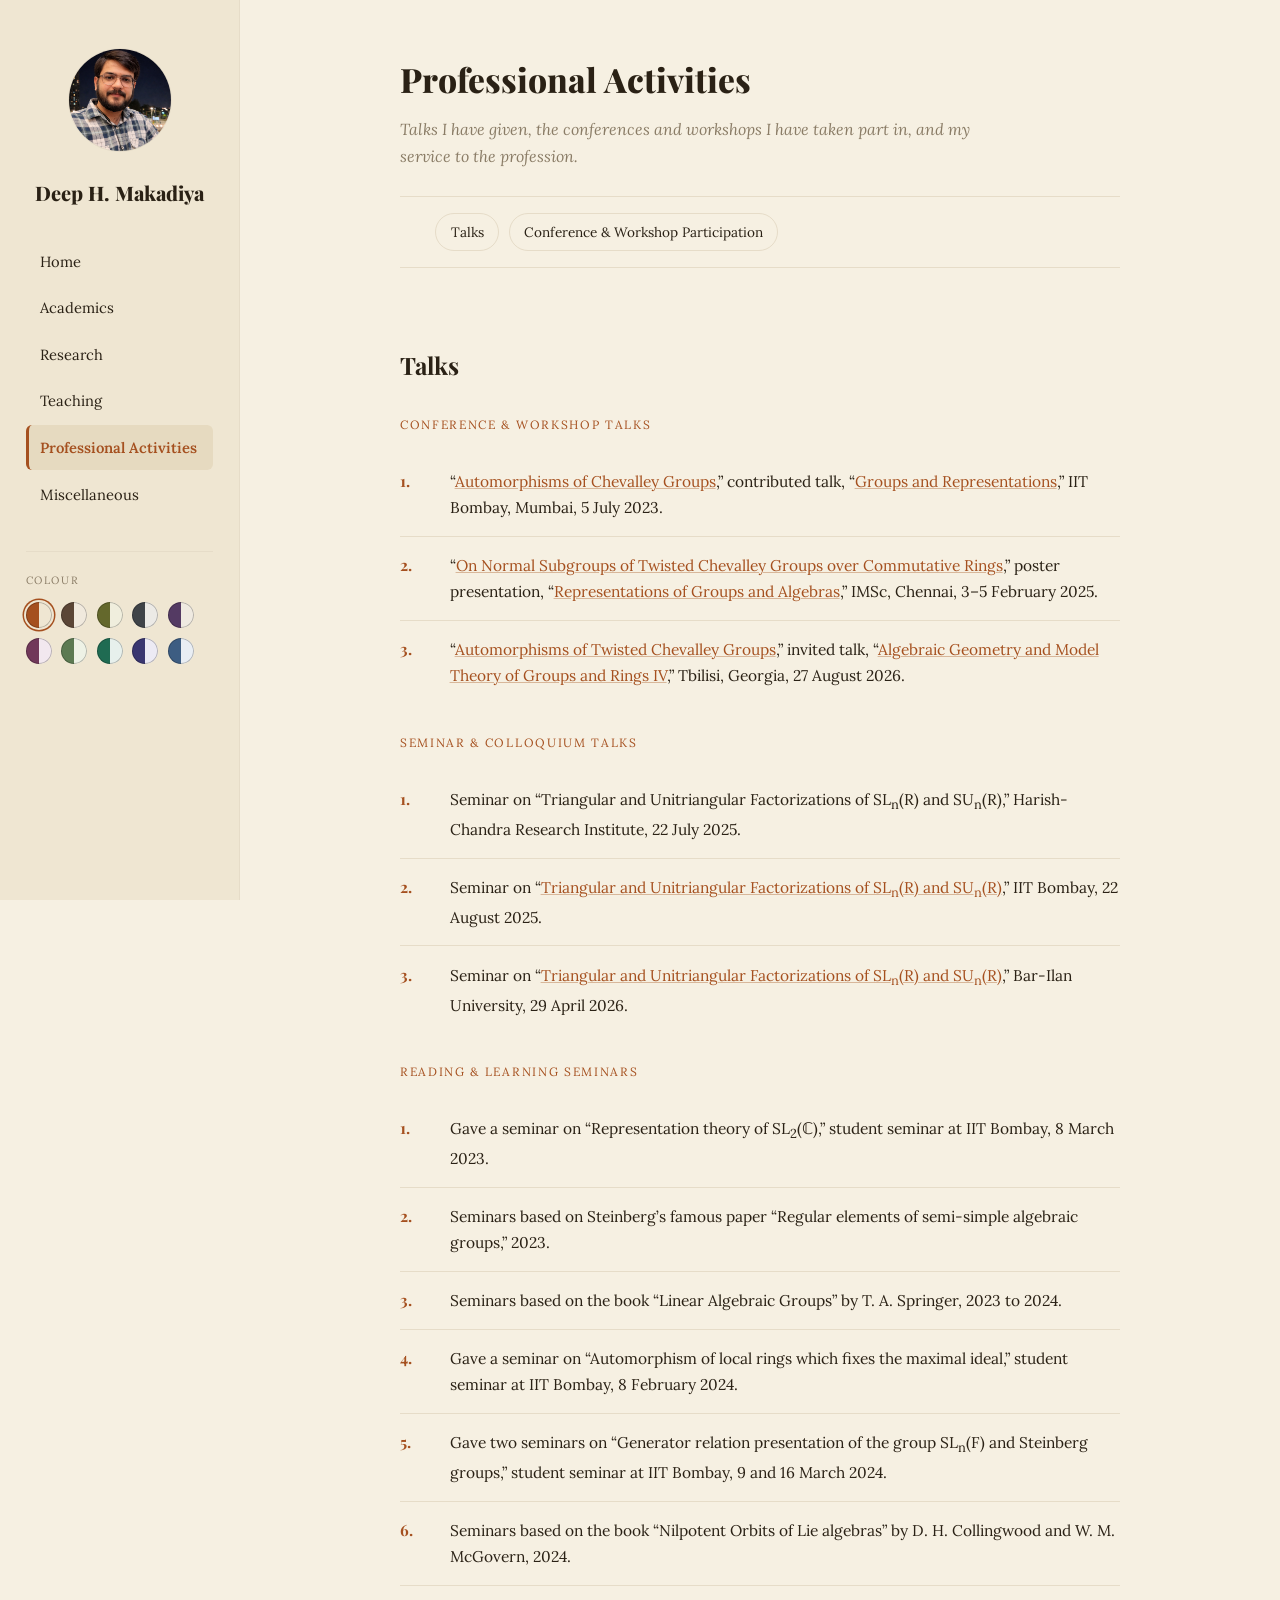
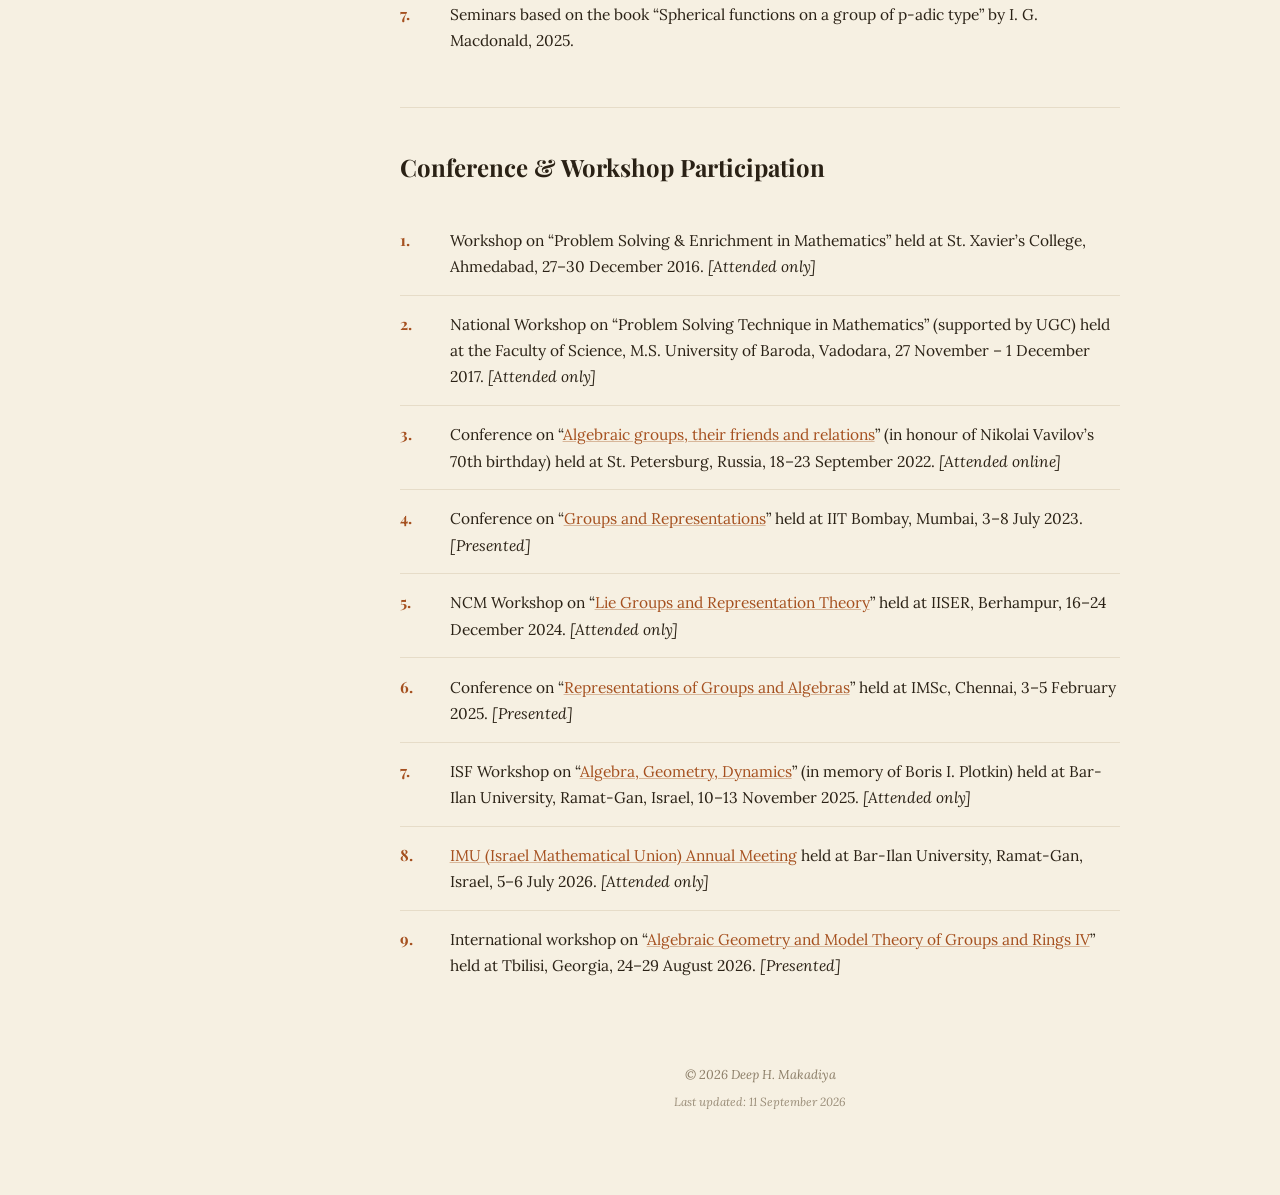
<file: professional-activities.html>
<!DOCTYPE html>
<html lang="en">
<head>
<meta charset="UTF-8">
<meta name="viewport" content="width=device-width, initial-scale=1.0">
<!-- Re-applies the visitor's saved colour scheme before the page paints, so
     the default colours never flash first. Must stay here, above the
     stylesheet. Nothing to edit. -->
<script>(function(){try{var t=localStorage.getItem("site-theme");if(t){document.documentElement.setAttribute("data-theme",t);}}catch(e){}})();</script>
<title>Professional Activities — Deep H. Makadiya</title>

<!-- SEARCH RESULTS AND LINK PREVIEWS
     "description" is the grey line Google shows under the page title; the
     og:/twitter: lines are what chat apps read when the link is pasted.
     IF THE SITE ADDRESS EVER CHANGES, update canonical, og:url and og:image
     on EVERY page. They all begin https://deepmakadiya25.github.io
     =================================================================== -->
<meta name="description" content="Talks, conference and workshop participation, and professional service of Deep H. Makadiya, Post-doctoral Fellow in Mathematics at Bar-Ilan University.">
<link rel="canonical" href="https://deepmakadiya25.github.io/professional-activities.html">
<meta property="og:type" content="article">
<meta property="og:site_name" content="Deep H. Makadiya">
<meta property="og:title" content="Professional Activities — Deep H. Makadiya">
<meta property="og:description" content="Talks, conference and workshop participation, and professional service of Deep H. Makadiya, Post-doctoral Fellow in Mathematics at Bar-Ilan University.">
<meta property="og:url" content="https://deepmakadiya25.github.io/professional-activities.html">
<meta property="og:image" content="https://deepmakadiya25.github.io/photo.jpg">
<meta property="og:image:alt" content="Deep H. Makadiya">
<meta name="twitter:card" content="summary">
<link rel="preconnect" href="https://fonts.googleapis.com">
<link rel="preconnect" href="https://fonts.gstatic.com" crossorigin>
<link href="https://fonts.googleapis.com/css2?family=Playfair+Display:wght@600;700;800&family=Lora:ital,wght@0,400;1,400;0,600&display=swap" rel="stylesheet">
<link rel="stylesheet" href="styles.css">
<!-- No MathJax on this page: the seminar titles use plain HTML subscripts
     (SL<sub>n</sub>). research.html and miscellaneous.html do load it —
     don't remove it there. -->
</head>
<body>
<div class="layout">

  <aside class="sidebar" id="sidebar">
    <img class="avatar" src="photo.jpg" alt="">
    <!-- Not an <h1>: every page already has one (its title), and search
         engines expect exactly one. Styled by ".sidebar-name" in styles.css. -->
    <p class="sidebar-name">Deep H. Makadiya</p>
    <nav>
      <a href="index.html">Home</a>
      <a href="academics.html">Academics</a>
      <a href="research.html">Research</a>
      <a href="teaching.html">Teaching</a>
      <a href="professional-activities.html" class="active">Professional Activities</a>
      <a href="miscellaneous.html">Miscellaneous</a>
    </nav>

    <!-- COLOUR PICKER — clicking a circle re-colours the whole site, and the
         choice is remembered in the visitor's browser. Each circle's LEFT half
         is that scheme's accent (--sw-a), its RIGHT half the paper colour
         (--sw-b); "title" is the hover tooltip. They appear in the order
         listed, five per row. This block is repeated on all 8 pages — change
         it everywhere if you add, remove or re-order a circle. The colours
         themselves live in styles.css under "COLOUR SCHEMES".
         =================================================================== -->
    <div class="theme-picker">
      <p class="theme-picker-label">Colour</p>
      <div class="swatches">
          <button type="button" class="swatch" data-set-theme="cream"
                  style="--sw-a:#a5501f;--sw-b:#efe6d2"
                  title="Cream &amp; Terracotta" aria-label="Cream and Terracotta colour scheme"></button>
          <button type="button" class="swatch" data-set-theme="mocha"
                  style="--sw-a:#5b4636;--sw-b:#f0e9dd"
                  title="Mocha &amp; Oat" aria-label="Mocha and Oat colour scheme"></button>
          <button type="button" class="swatch" data-set-theme="olive"
                  style="--sw-a:#64682c;--sw-b:#f0eedd"
                  title="Olive &amp; Flax" aria-label="Olive and Flax colour scheme"></button>
          <button type="button" class="swatch" data-set-theme="graphite"
                  style="--sw-a:#3f4348;--sw-b:#eceae6"
                  title="Graphite &amp; Chalk" aria-label="Graphite and Chalk colour scheme"></button>
          <button type="button" class="swatch" data-set-theme="aubergine"
                  style="--sw-a:#543a63;--sw-b:#efeae1"
                  title="Aubergine &amp; Oat" aria-label="Aubergine and Oat colour scheme"></button>
          <button type="button" class="swatch" data-set-theme="plum"
                  style="--sw-a:#71385a;--sw-b:#f2e8ef"
                  title="Plum &amp; Blush" aria-label="Plum and Blush colour scheme"></button>
          <button type="button" class="swatch" data-set-theme="sage"
                  style="--sw-a:#5c7a52;--sw-b:#eef2e6"
                  title="Sage" aria-label="Sage colour scheme"></button>
          <button type="button" class="swatch" data-set-theme="emerald"
                  style="--sw-a:#1f6b52;--sw-b:#e7f0ec"
                  title="Emerald &amp; Mist" aria-label="Emerald and Mist colour scheme"></button>
          <button type="button" class="swatch" data-set-theme="indigo"
                  style="--sw-a:#3a3670;--sw-b:#eceaf4"
                  title="Indigo &amp; Ivory" aria-label="Indigo and Ivory colour scheme"></button>
          <button type="button" class="swatch" data-set-theme="dusk"
                  style="--sw-a:#3d5d82;--sw-b:#e9eef4"
                  title="Dusk Blue" aria-label="Dusk Blue colour scheme"></button>
      </div>
    </div>
  </aside>
  <div class="overlay" id="overlay"></div>
  <!-- TOP BAR — phones and tablets only; hidden on laptops, where the
       sidebar is already on screen. Holds the menu button and your name.
       =================================================================== -->
  <header class="topbar">
    <button type="button" class="menu-toggle" id="menuToggle" aria-label="Open menu" aria-expanded="false">&#9776;</button>
    <span class="topbar-title">Deep H. Makadiya</span>
  </header>

  <main>
    <div class="wrap">

      <div class="page-header">
        <h1>Professional Activities</h1>
        <p class="page-desc">Talks I have given, the conferences and workshops I have taken part in, and my service to the profession.</p>
      </div>

      <div class="page-tabs-wrap">
        <button type="button" class="tabs-arrow left" aria-label="Scroll tabs left">&#8249;</button>
        <nav class="page-tabs">
          <a href="#talks">Talks</a>
          <a href="#conferences">Conference &amp; Workshop Participation</a>
          <!-- <a href="#service">Professional Service</a> -->
        </nav>
        <button type="button" class="tabs-arrow right" aria-label="Scroll tabs right">&#8250;</button>
        <div class="tabs-fade left" aria-hidden="true" hidden></div>
        <div class="tabs-fade right" aria-hidden="true" hidden></div>
      </div>

      <!-- NUMBERING ON THIS PAGE runs OLDEST FIRST: entry 1. is the oldest, at
           the top, and the numbers rise as you go down. (The publication list on
           research.html is the other way round — newest first — so don't copy
           the convention across.) TO ADD AN ENTRY, copy a whole <li>...</li>,
           paste it at the BOTTOM of that list, and give it (current last + 1).
           Each list numbers independently.
           Anything in square brackets is a placeholder for you to fill in or
           delete.
           =================================================================== -->

      <!-- TALKS — three subsections, sorted by where the talk was given:
           conference/workshop, department seminar or colloquium, and reading or
           learning seminars. Whether a talk was invited, contributed or a poster
           is written into the entry itself, not made into its own subsection.
           Slides live in the "slides" folder beside this file and open in a new
           tab, the same way the CV link does on the Home page. A talk with no
           slides simply has an unlinked title.
           Each subsection is a <p class="subhead"> line plus its own
           <ul class="plain">; copy that pair to add a fourth.
           =================================================================== -->
      <section>
        <h2 id="talks" class="section-title">Talks</h2>

        <!-- Format: "title (linked to slides)", kind of talk, "conference
             (linked to its webpage)", venue, date. -->
        <p class="subhead">Conference &amp; Workshop Talks</p>
        <ul class="plain">
          <li><span class="item-num">1.</span><span>&ldquo;<a href="slides/2023-iitb-groups-and-representations.pdf" target="_blank" rel="noopener">Automorphisms of Chevalley Groups</a>,&rdquo; contributed talk, &ldquo;<a href="https://sites.google.com/view/conf-groups-representations/home" target="_blank" rel="noopener">Groups and Representations</a>,&rdquo; IIT Bombay, Mumbai, 5 July 2023.</span></li>
          <li><span class="item-num">2.</span><span>&ldquo;<a href="slides/2025-imsc-poster.pdf" target="_blank" rel="noopener">On Normal Subgroups of Twisted Chevalley Groups over Commutative Rings</a>,&rdquo; poster presentation, &ldquo;<a href="https://www.imsc.res.in/~svis/knrfest/" target="_blank" rel="noopener">Representations of Groups and Algebras</a>,&rdquo; IMSc, Chennai, 3&ndash;5 February 2025.</span></li>
          <li><span class="item-num">3.</span><span>&ldquo;<a href="slides/2026-tbilisi-agmt.pdf" target="_blank" rel="noopener">Automorphisms of Twisted Chevalley Groups</a>,&rdquo; invited talk, &ldquo;<a href="https://web.stevens.edu/algebraic/Georgia2026/" target="_blank" rel="noopener">Algebraic Geometry and Model Theory of Groups and Rings IV</a>,&rdquo; Tbilisi, Georgia, 27 August 2026.</span></li>
        </ul>

        <!-- Format: [Invited] Seminar/Colloquium on "title (linked to slides)",
             venue, date. Leave the word "Invited" off when it does not apply. -->
        <p class="subhead">Seminar &amp; Colloquium Talks</p>
        <ul class="plain">
          <li><span class="item-num">1.</span><span>Seminar on &ldquo;Triangular and Unitriangular Factorizations of SL<sub>n</sub>(R) and SU<sub>n</sub>(R),&rdquo; Harish-Chandra Research Institute, 22 July 2025.</span></li>
          <li><span class="item-num">2.</span><span>Seminar on &ldquo;<a href="slides/2025-seminar-decomposition-IITB.pdf" target="_blank" rel="noopener">Triangular and Unitriangular Factorizations of SL<sub>n</sub>(R) and SU<sub>n</sub>(R)</a>,&rdquo; IIT Bombay, 22 August 2025.</span></li>
          <li><span class="item-num">3.</span><span>Seminar on &ldquo;<a href="slides/2026-seminar-decomposition-BIU.pdf" target="_blank" rel="noopener">Triangular and Unitriangular Factorizations of SL<sub>n</sub>(R) and SU<sub>n</sub>(R)</a>,&rdquo; Bar-Ilan University, 29 April 2026.</span></li>
        </ul>

        <!-- Reading and learning seminars: series and student seminars in one
             date-ordered list, worded as on the older Google Site. -->
        <p class="subhead">Reading &amp; Learning Seminars</p>
        <ul class="plain">
          <li><span class="item-num">1.</span><span>Gave a seminar on &ldquo;Representation theory of SL<sub>2</sub>(&#8450;),&rdquo; student seminar at IIT Bombay, 8 March 2023.</span></li>
          <li><span class="item-num">2.</span><span>Seminars based on Steinberg&rsquo;s famous paper &ldquo;Regular elements of semi-simple algebraic groups,&rdquo; 2023.</span></li>
          <li><span class="item-num">3.</span><span>Seminars based on the book &ldquo;Linear Algebraic Groups&rdquo; by T. A. Springer, 2023 to 2024.</span></li>
          <li><span class="item-num">4.</span><span>Gave a seminar on &ldquo;Automorphism of local rings which fixes the maximal ideal,&rdquo; student seminar at IIT Bombay, 8 February 2024.</span></li>
          <li><span class="item-num">5.</span><span>Gave two seminars on &ldquo;Generator relation presentation of the group SL<sub>n</sub>(F) and Steinberg groups,&rdquo; student seminar at IIT Bombay, 9 and 16 March 2024.</span></li>
          <li><span class="item-num">6.</span><span>Seminars based on the book &ldquo;Nilpotent Orbits of Lie algebras&rdquo; by D. H. Collingwood and W. M. McGovern, 2024.</span></li>
          <li><span class="item-num">7.</span><span>Seminars based on the book &ldquo;Spherical functions on a group of p-adic type&rdquo; by I. G. Macdonald, 2025.</span></li>
        </ul>
      </section>

      <!-- CONFERENCE & WORKSHOP PARTICIPATION — one entry per event, whether
           or not you spoke, oldest first. Format: event name (linked to its
           webpage) held at venue, then the dates, then your role in italics at
           the very end:
             <em>[Attended only]</em> / <em>[Presented]</em>
           Add other roles the same way as they come up, e.g.
             <em>[Organised; chaired a session]</em>
           Events where you gave a talk also appear in the Talks section — that
           repetition is normal and saves re-filing entries later.
           =================================================================== -->
      <section>
        <h2 id="conferences" class="section-title">Conference &amp; Workshop Participation</h2>
        <ul class="plain">
          <li><span class="item-num">1.</span><span>Workshop on &ldquo;Problem Solving &amp; Enrichment in Mathematics&rdquo; held at St. Xavier&rsquo;s College, Ahmedabad, 27&ndash;30 December 2016. <em>[Attended only]</em></span></li>
          <li><span class="item-num">2.</span><span>National Workshop on &ldquo;Problem Solving Technique in Mathematics&rdquo; (supported by UGC) held at the Faculty of Science, M.S. University of Baroda, Vadodara, 27 November &ndash; 1 December 2017. <em>[Attended only]</em></span></li>
          <li><span class="item-num">3.</span><span>Conference on &ldquo;<a href="https://agfr.conf-pdmi.ru/participants-list" target="_blank" rel="noopener">Algebraic groups, their friends and relations</a>&rdquo; (in honour of Nikolai Vavilov&rsquo;s 70th birthday) held at St. Petersburg, Russia, 18&ndash;23 September 2022. <em>[Attended online]</em></span></li>
          <li><span class="item-num">4.</span><span>Conference on &ldquo;<a href="https://sites.google.com/view/conf-groups-representations/home" target="_blank" rel="noopener">Groups and Representations</a>&rdquo; held at IIT Bombay, Mumbai, 3&ndash;8 July 2023. <em>[Presented]</em></span></li>
          <li><span class="item-num">5.</span><span>NCM Workshop on &ldquo;<a href="https://www.atmschools.org/school/2024/NCMW/lgrt" target="_blank" rel="noopener">Lie Groups and Representation Theory</a>&rdquo; held at IISER, Berhampur, 16&ndash;24 December 2024. <em>[Attended only]</em></span></li>
          <li><span class="item-num">6.</span><span>Conference on &ldquo;<a href="https://www.imsc.res.in/~svis/knrfest/" target="_blank" rel="noopener">Representations of Groups and Algebras</a>&rdquo; held at IMSc, Chennai, 3&ndash;5 February 2025. <em>[Presented]</em></span></li>
          <li><span class="item-num">7.</span><span>ISF Workshop on &ldquo;<a href="https://u.math.biu.ac.il/~vishneu/Conferences/DAG2025/index.html" target="_blank" rel="noopener">Algebra, Geometry, Dynamics</a>&rdquo; (in memory of Boris I. Plotkin) held at Bar-Ilan University, Ramat-Gan, Israel, 10&ndash;13 November 2025. <em>[Attended only]</em></span></li>
          <li><span class="item-num">8.</span><span><a href="https://www.imu.org.il/imu-meeting-2026" target="_blank" rel="noopener">IMU (Israel Mathematical Union) Annual Meeting</a> held at Bar-Ilan University, Ramat-Gan, Israel, 5&ndash;6 July 2026. <em>[Attended only]</em></span></li>
          <li><span class="item-num">9.</span><span>International workshop on &ldquo;<a href="https://web.stevens.edu/algebraic/Georgia2026/" target="_blank" rel="noopener">Algebraic Geometry and Model Theory of Groups and Rings IV</a>&rdquo; held at Tbilisi, Georgia, 24&ndash;29 August 2026. <em>[Presented]</em></span></li>
        </ul>
      </section>

      <!-- ===================================================================
           PROFESSIONAL SERVICE — HIDDEN FOR NOW, because there is nothing to
           put in it yet. The whole section below sits inside one comment, so
           the page shows two tabs instead of three.

           TO TURN IT BACK ON:
             1. Below this note, delete the marker line that begins
                "START of the hidden section", together with the comment
                opener at the start of it.
             2. At the end of the section, delete the line that begins
                "END of the hidden section", together with the comment closer
                at the end of it.
             3. Near the top of this page, in the page-tabs list, the
                Professional Service tab is commented out. Remove the comment
                markers around it so the tab comes back.
             4. Fill in at least one subsection and DELETE the subsections you
                have nothing for. An empty heading looks worse than none.

           NOTE WHEN EDITING ANY COMMENT: never type a comment closer inside
           one. It ends the comment on the spot and everything after it shows
           up on the live page.
           =================================================================== -->

      <!-- START of the hidden section
      <section>
        <h2 id="service" class="section-title">Professional Service</h2>

        <p class="subhead">Editorial Work</p>
        <ul class="bullets">
          <li>[Role — publication — years, e.g. Editorial board member, Journal Name, 2026–]</li>
        </ul>

        <p class="subhead">Refereeing &amp; Reviewing</p>
        <ul class="bullets">
          <li>[Referee for: journal name, journal name — list journals only, never the papers]</li>
          <li>[Reviewer for MathSciNet / zbMATH — delete whichever does not apply]</li>
        </ul>

        <p class="subhead">Departmental Service</p>
        <ul class="bullets">
          <li>[Role — department, institution — years, e.g. Student representative, seminar organiser, committee member]</li>
        </ul>

        <p class="subhead">Outreach</p>
        <ul class="bullets">
          <li>[Activity — where — year, e.g. olympiad coaching, a school or public talk, a science-day event]</li>
        </ul>

        <p class="subhead">Professional Memberships</p>
        <ul class="bullets">
          <li>[Society name — member since year]</li>
        </ul>
      </section>
      END of the hidden section -->


    </div>
    <!-- Left empty on purpose: script.js fills it from LAST_UPDATED, so the
         date lives in exactly one place for all 8 pages. With JavaScript off
         the line stays hidden rather than showing a stale date. -->
    <footer>
      <p>&copy; 2026 Deep H. Makadiya</p>
      <p class="updated" id="lastUpdatedLine" hidden>Last updated: <span id="lastUpdated"></span></p>
    </footer>
  </main>

</div>
<script src="script.js"></script>
</body>
</html>
</file>
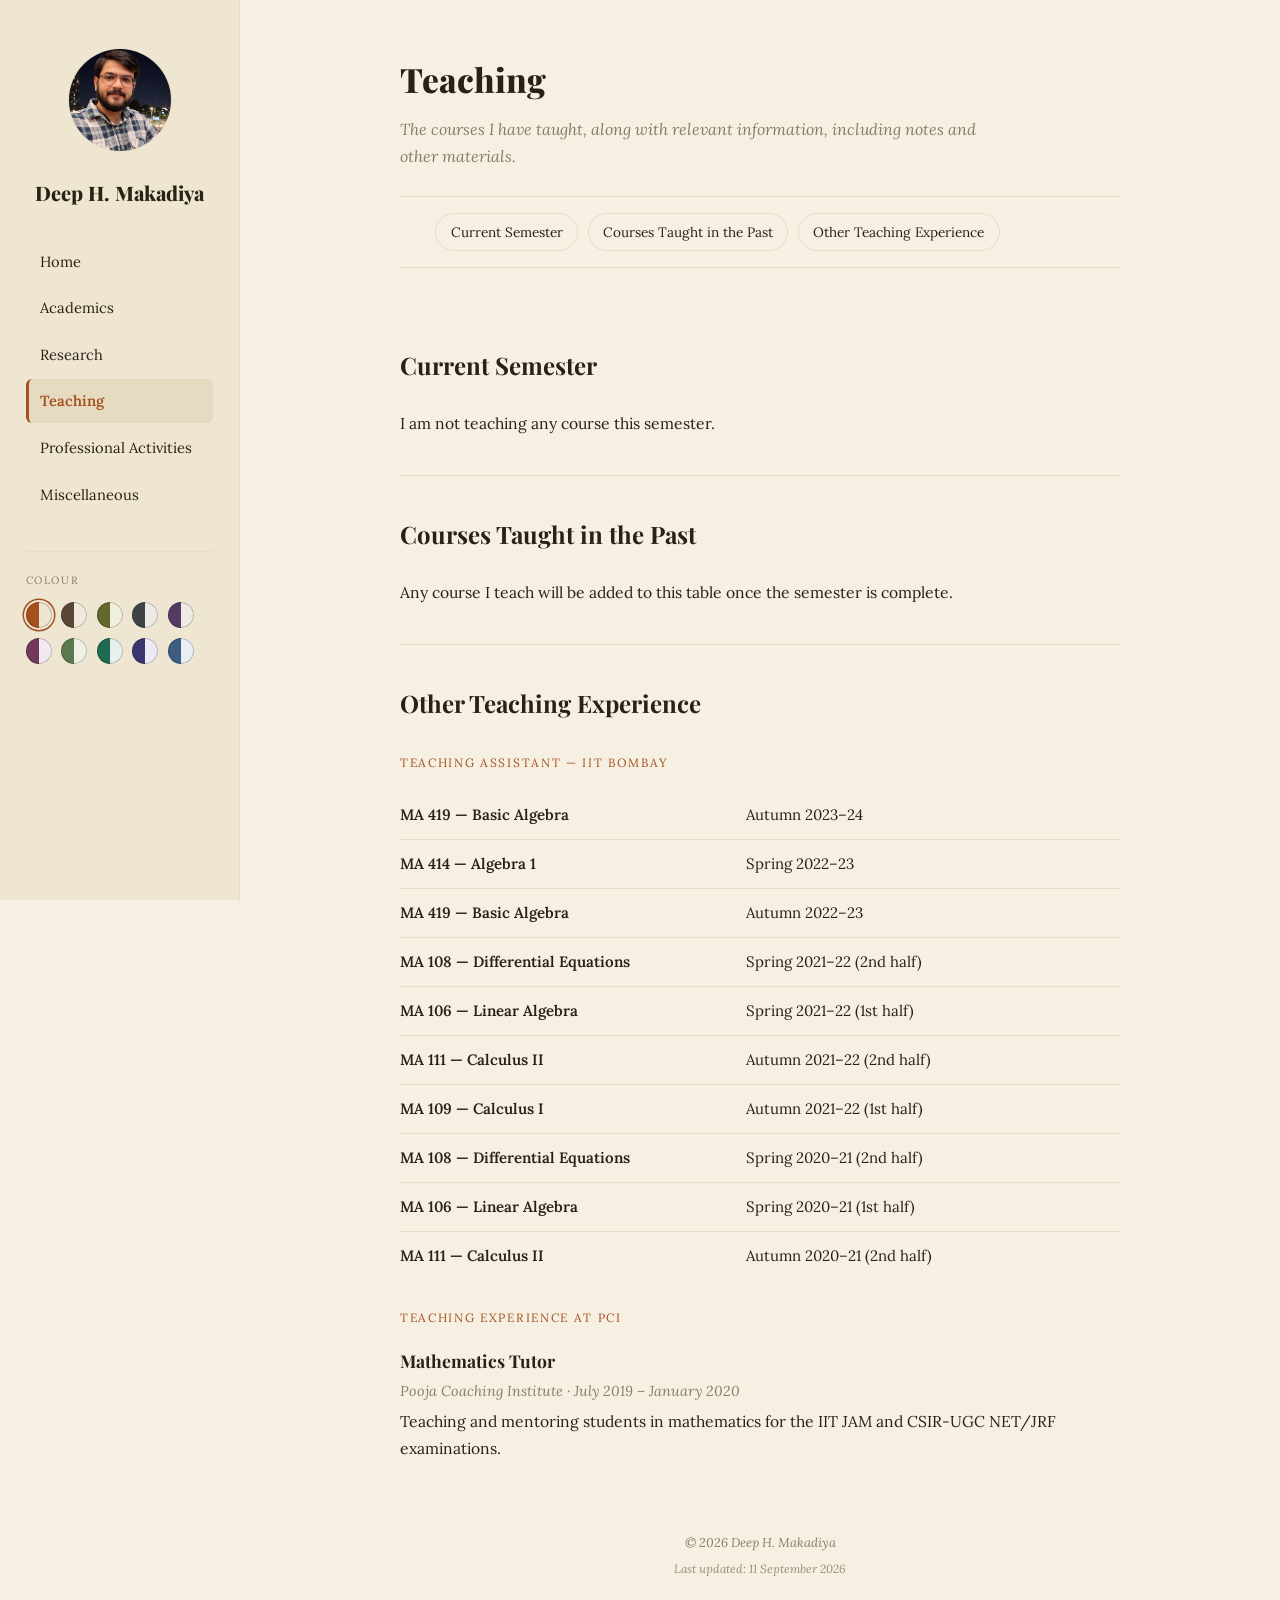
<file: teaching.html>
<!DOCTYPE html>
<html lang="en">
<head>
<meta charset="UTF-8">
<meta name="viewport" content="width=device-width, initial-scale=1.0">
<!-- Re-applies the visitor's saved colour scheme before the page paints, so
     the default colours never flash first. Must stay here, above the
     stylesheet. Nothing to edit. -->
<script>(function(){try{var t=localStorage.getItem("site-theme");if(t){document.documentElement.setAttribute("data-theme",t);}}catch(e){}})();</script>
<title>Teaching — Deep H. Makadiya</title>

<!-- SEARCH RESULTS AND LINK PREVIEWS
     "description" is the grey line Google shows under the page title; the
     og:/twitter: lines are what chat apps read when the link is pasted.
     IF THE SITE ADDRESS EVER CHANGES, update canonical, og:url and og:image
     on EVERY page. They all begin https://deepmakadiya25.github.io
     =================================================================== -->
<meta name="description" content="Courses taught and other teaching experience of Deep H. Makadiya, including teaching assistantships in algebra, linear algebra and calculus at IIT Bombay.">
<link rel="canonical" href="https://deepmakadiya25.github.io/teaching.html">
<meta property="og:type" content="article">
<meta property="og:site_name" content="Deep H. Makadiya">
<meta property="og:title" content="Teaching — Deep H. Makadiya">
<meta property="og:description" content="Courses taught and other teaching experience of Deep H. Makadiya, including teaching assistantships in algebra, linear algebra and calculus at IIT Bombay.">
<meta property="og:url" content="https://deepmakadiya25.github.io/teaching.html">
<meta property="og:image" content="https://deepmakadiya25.github.io/photo.jpg">
<meta property="og:image:alt" content="Deep H. Makadiya">
<meta name="twitter:card" content="summary">
<link rel="preconnect" href="https://fonts.googleapis.com">
<link rel="preconnect" href="https://fonts.gstatic.com" crossorigin>
<link href="https://fonts.googleapis.com/css2?family=Playfair+Display:wght@600;700;800&family=Lora:ital,wght@0,400;1,400;0,600&display=swap" rel="stylesheet">
<link rel="stylesheet" href="styles.css">
</head>
<body>
<div class="layout">

  <aside class="sidebar" id="sidebar">
    <img class="avatar" src="photo.jpg" alt="">
    <!-- Not an <h1>: every page already has one (its title), and search
         engines expect exactly one. Styled by ".sidebar-name" in styles.css. -->
    <p class="sidebar-name">Deep H. Makadiya</p>
    <nav>
      <a href="index.html">Home</a>
      <a href="academics.html">Academics</a>
      <a href="research.html">Research</a>
      <a href="teaching.html" class="active">Teaching</a>
      <a href="professional-activities.html">Professional Activities</a>
      <a href="miscellaneous.html">Miscellaneous</a>
    </nav>

    <!-- COLOUR PICKER — clicking a circle re-colours the whole site, and the
         choice is remembered in the visitor's browser. Each circle's LEFT half
         is that scheme's accent (--sw-a), its RIGHT half the paper colour
         (--sw-b); "title" is the hover tooltip. They appear in the order
         listed, five per row. This block is repeated on all 8 pages — change
         it everywhere if you add, remove or re-order a circle. The colours
         themselves live in styles.css under "COLOUR SCHEMES".
         =================================================================== -->
    <div class="theme-picker">
      <p class="theme-picker-label">Colour</p>
      <div class="swatches">
          <button type="button" class="swatch" data-set-theme="cream"
                  style="--sw-a:#a5501f;--sw-b:#efe6d2"
                  title="Cream &amp; Terracotta" aria-label="Cream and Terracotta colour scheme"></button>
          <button type="button" class="swatch" data-set-theme="mocha"
                  style="--sw-a:#5b4636;--sw-b:#f0e9dd"
                  title="Mocha &amp; Oat" aria-label="Mocha and Oat colour scheme"></button>
          <button type="button" class="swatch" data-set-theme="olive"
                  style="--sw-a:#64682c;--sw-b:#f0eedd"
                  title="Olive &amp; Flax" aria-label="Olive and Flax colour scheme"></button>
          <button type="button" class="swatch" data-set-theme="graphite"
                  style="--sw-a:#3f4348;--sw-b:#eceae6"
                  title="Graphite &amp; Chalk" aria-label="Graphite and Chalk colour scheme"></button>
          <button type="button" class="swatch" data-set-theme="aubergine"
                  style="--sw-a:#543a63;--sw-b:#efeae1"
                  title="Aubergine &amp; Oat" aria-label="Aubergine and Oat colour scheme"></button>
          <button type="button" class="swatch" data-set-theme="plum"
                  style="--sw-a:#71385a;--sw-b:#f2e8ef"
                  title="Plum &amp; Blush" aria-label="Plum and Blush colour scheme"></button>
          <button type="button" class="swatch" data-set-theme="sage"
                  style="--sw-a:#5c7a52;--sw-b:#eef2e6"
                  title="Sage" aria-label="Sage colour scheme"></button>
          <button type="button" class="swatch" data-set-theme="emerald"
                  style="--sw-a:#1f6b52;--sw-b:#e7f0ec"
                  title="Emerald &amp; Mist" aria-label="Emerald and Mist colour scheme"></button>
          <button type="button" class="swatch" data-set-theme="indigo"
                  style="--sw-a:#3a3670;--sw-b:#eceaf4"
                  title="Indigo &amp; Ivory" aria-label="Indigo and Ivory colour scheme"></button>
          <button type="button" class="swatch" data-set-theme="dusk"
                  style="--sw-a:#3d5d82;--sw-b:#e9eef4"
                  title="Dusk Blue" aria-label="Dusk Blue colour scheme"></button>
      </div>
    </div>
  </aside>
  <div class="overlay" id="overlay"></div>
  <!-- TOP BAR — phones and tablets only; hidden on laptops, where the
       sidebar is already on screen. Holds the menu button and your name.
       =================================================================== -->
  <header class="topbar">
    <button type="button" class="menu-toggle" id="menuToggle" aria-label="Open menu" aria-expanded="false">&#9776;</button>
    <span class="topbar-title">Deep H. Makadiya</span>
  </header>

  <main>
    <div class="wrap">

      <div class="page-header">
        <h1>Teaching</h1>
        <p class="page-desc">The courses I have taught, along with relevant information, including notes and other materials.</p>
      </div>

      <div class="page-tabs-wrap">
        <button type="button" class="tabs-arrow left" aria-label="Scroll tabs left">&#8249;</button>
        <nav class="page-tabs">
          <a href="#current-semester">Current Semester</a>
    <a href="#past-courses">Courses Taught in the Past</a>
          <a href="#other-experience">Other Teaching Experience</a>
        </nav>
        <button type="button" class="tabs-arrow right" aria-label="Scroll tabs right">&#8250;</button>
        <div class="tabs-fade left" aria-hidden="true" hidden></div>
        <div class="tabs-fade right" aria-hidden="true" hidden></div>
      </div>

      <!-- CURRENT SEMESTER — a one-line status; update it each semester.
           Once a semester you taught ends, move that course into the table
           below. -->
      <section>
        <h2 id="current-semester" class="section-title">Current Semester</h2>
        <div class="item">
          <p>I am not teaching any course this semester.</p>
        </div>
      </section>

      <section>
        <h2 id="past-courses" class="section-title">Courses Taught in the Past</h2>
        <div class="item">
          <p>Any course I teach will be added to this table once the semester is complete.</p>
        </div>
      </section>

      <!-- OTHER TEACHING EXPERIENCE — two subsections.
           "Teaching Assistant — IIT Bombay": a table, one row per course per
           half-semester, newest at the top, unnumbered. TO ADD A ROW, copy a
           whole <tr>...</tr> to just under <table class="teach"> and edit its
           two cells (course, when).
           "Teaching Experience at PCI": a single write-up, same style as the
           Academics entries.
           TO ADD ANOTHER KIND of experience (guest lecture, mentoring...),
           copy from a <p class="subhead"> line down to its closing </table>
           or </div> and edit the copy.
           =================================================================== -->
      <section>
        <h2 id="other-experience" class="section-title">Other Teaching Experience</h2>

        <p class="subhead">Teaching Assistant &mdash; IIT Bombay</p>
        <table class="teach">
          <tr><td>MA 419 — Basic Algebra</td><td>Autumn 2023–24</td></tr>
          <tr><td>MA 414 — Algebra 1</td><td>Spring 2022–23</td></tr>
          <tr><td>MA 419 — Basic Algebra</td><td>Autumn 2022–23</td></tr>
          <tr><td>MA 108 — Differential Equations</td><td>Spring 2021–22 (2nd half)</td></tr>
          <tr><td>MA 106 — Linear Algebra</td><td>Spring 2021–22 (1st half)</td></tr>
          <tr><td>MA 111 — Calculus II</td><td>Autumn 2021–22 (2nd half)</td></tr>
          <tr><td>MA 109 — Calculus I</td><td>Autumn 2021–22 (1st half)</td></tr>
          <tr><td>MA 108 — Differential Equations</td><td>Spring 2020–21 (2nd half)</td></tr>
          <tr><td>MA 106 — Linear Algebra</td><td>Spring 2020–21 (1st half)</td></tr>
          <tr><td>MA 111 — Calculus II</td><td>Autumn 2020–21 (2nd half)</td></tr>
        </table>

        <p class="subhead">Teaching Experience at PCI</p>
        <div class="item">
          <h3>Mathematics Tutor</h3>
          <p class="meta">Pooja Coaching Institute · July 2019 – January 2020</p>
          <p>Teaching and mentoring students in mathematics for the IIT JAM and CSIR-UGC NET/JRF examinations.</p>
        </div>
      </section>

    </div>
    <!-- Left empty on purpose: script.js fills it from LAST_UPDATED, so the
         date lives in exactly one place for all 8 pages. With JavaScript off
         the line stays hidden rather than showing a stale date. -->
    <footer>
      <p>&copy; 2026 Deep H. Makadiya</p>
      <p class="updated" id="lastUpdatedLine" hidden>Last updated: <span id="lastUpdated"></span></p>
    </footer>
  </main>

</div>
<script src="script.js"></script>
</body>
</html>
</file>
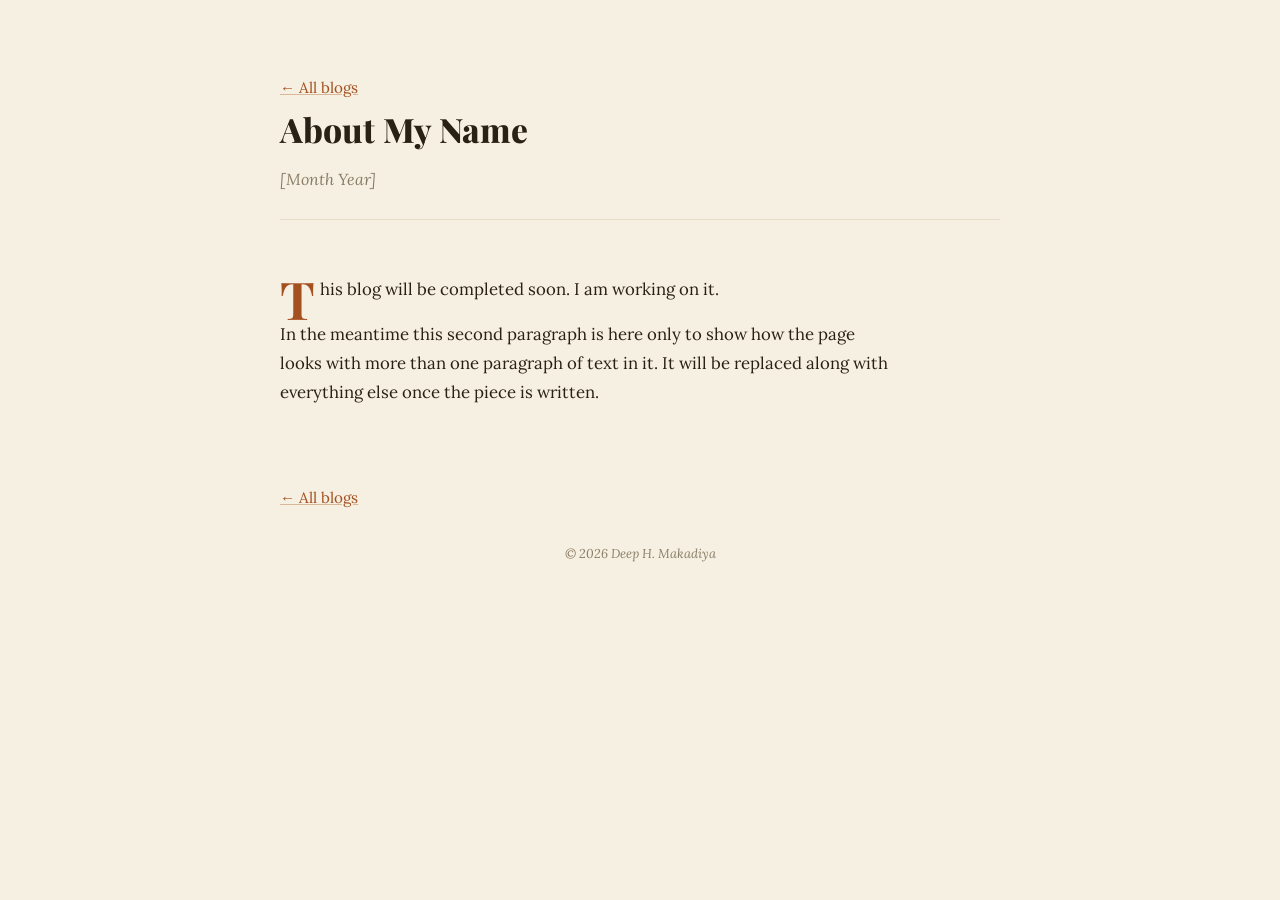
<file: blogs/about-my-name.html>
<!DOCTYPE html>
<html lang="en">
<head>
<meta charset="UTF-8">
<meta name="viewport" content="width=device-width, initial-scale=1.0">

<!-- Re-applies the visitor's saved colour scheme before the page paints, so
     the default colours never flash first. Must stay here, above the
     stylesheet. Nothing to edit. -->
<script>(function(){try{var t=localStorage.getItem("site-theme");if(t){document.documentElement.setAttribute("data-theme",t);}}catch(e){}})();</script>

<title>About My Name — Deep H. Makadiya</title>

<!-- Update "description" and og:description once the piece is written; they
     are what Google and chat apps show. -->
<meta name="description" content="A short personal piece by Deep H. Makadiya about his name.">
<link rel="canonical" href="https://deepmakadiya25.github.io/blogs/about-my-name.html">
<meta property="og:type" content="article">
<meta property="og:site_name" content="Deep H. Makadiya">
<meta property="og:title" content="About My Name — Deep H. Makadiya">
<meta property="og:description" content="A short personal piece by Deep H. Makadiya about his name.">
<meta property="og:url" content="https://deepmakadiya25.github.io/blogs/about-my-name.html">
<meta property="og:image" content="https://deepmakadiya25.github.io/photo.jpg">
<meta property="og:image:alt" content="Deep H. Makadiya">
<meta name="twitter:card" content="summary">

<link rel="preconnect" href="https://fonts.googleapis.com">
<link rel="preconnect" href="https://fonts.gstatic.com" crossorigin>
<link href="https://fonts.googleapis.com/css2?family=Playfair+Display:wght@600;700;800&family=Lora:ital,wght@0,400;1,400;0,600&display=swap" rel="stylesheet">
<link rel="stylesheet" href="../styles.css">

<!-- IF THIS POST NEEDS MATHS, paste the two MathJax lines from the <head> of
     ../research.html here. Left out on purpose so a post with no maths does not
     load the script. -->
</head>

<!-- A BLOG POST PAGE. Deliberately different from the seven main pages: no
     sidebar, no top bar, no section tabs — just the piece, with a link back to
     the blogs page at the top and bottom. It borrows the site's fonts and
     colours from ../styles.css (this page sits one folder down, so every
     path back to the site root starts with "../"), and the visitor's chosen colour still applies
     (set by the small script above), though the colour circles themselves live
     only on the main pages.
     "--topbar-h:0px" below removes the space styles.css reserves on phones for
     the top bar this page does not have. Leave it in.
     script.js is NOT loaded here — it drives the sidebar and tabs, neither of
     which exists on this page.
     TO WRITE THE PIECE: replace the date and the two paragraphs below with your
     text, one <p class="lede"> per paragraph. Keep "drop-cap" on the FIRST
     paragraph only — that is what sets its opening letter large. -->
<body style="--topbar-h:0px;">
<main>
  <div class="wrap">

    <p class="see-all"><a href="../blogs.html">&#8592; All blogs</a></p>

    <div class="page-header">
      <h1>About My Name</h1>
      <p class="page-desc">[Month Year]</p>
    </div>

    <section>
      <p class="lede drop-cap">This blog will be completed soon. I am working on it.</p>
      <p class="lede">In the meantime this second paragraph is here only to show how the page
      looks with more than one paragraph of text in it. It will be replaced along with
      everything else once the piece is written.</p>
    </section>

    <p class="see-all"><a href="../blogs.html">&#8592; All blogs</a></p>

  </div>

  <footer>
    <p>&copy; 2026 Deep H. Makadiya</p>
  </footer>
</main>
</body>
</html>
</file>
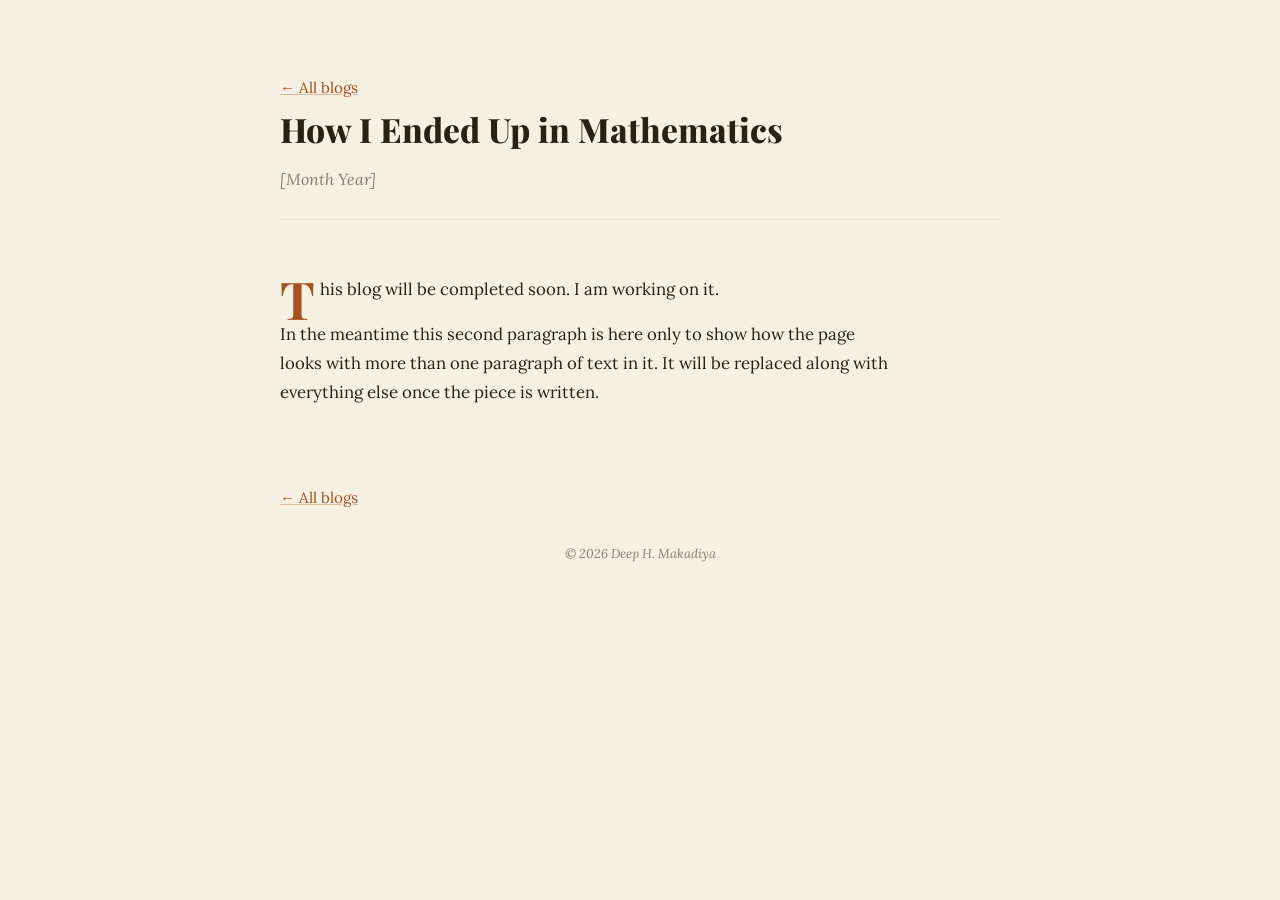
<file: blogs/how-i-ended-up-in-mathematics.html>
<!DOCTYPE html>
<html lang="en">
<head>
<meta charset="UTF-8">
<meta name="viewport" content="width=device-width, initial-scale=1.0">

<!-- Re-applies the visitor's saved colour scheme before the page paints, so
     the default colours never flash first. Must stay here, above the
     stylesheet. Nothing to edit. -->
<script>(function(){try{var t=localStorage.getItem("site-theme");if(t){document.documentElement.setAttribute("data-theme",t);}}catch(e){}})();</script>

<title>How I Ended Up in Mathematics — Deep H. Makadiya</title>

<!-- Update "description" and og:description once the piece is written; they
     are what Google and chat apps show. -->
<meta name="description" content="A short personal piece by Deep H. Makadiya on how he came to mathematics.">
<link rel="canonical" href="https://deepmakadiya25.github.io/blogs/how-i-ended-up-in-mathematics.html">
<meta property="og:type" content="article">
<meta property="og:site_name" content="Deep H. Makadiya">
<meta property="og:title" content="How I Ended Up in Mathematics — Deep H. Makadiya">
<meta property="og:description" content="A short personal piece by Deep H. Makadiya on how he came to mathematics.">
<meta property="og:url" content="https://deepmakadiya25.github.io/blogs/how-i-ended-up-in-mathematics.html">
<meta property="og:image" content="https://deepmakadiya25.github.io/photo.jpg">
<meta property="og:image:alt" content="Deep H. Makadiya">
<meta name="twitter:card" content="summary">

<link rel="preconnect" href="https://fonts.googleapis.com">
<link rel="preconnect" href="https://fonts.gstatic.com" crossorigin>
<link href="https://fonts.googleapis.com/css2?family=Playfair+Display:wght@600;700;800&family=Lora:ital,wght@0,400;1,400;0,600&display=swap" rel="stylesheet">
<link rel="stylesheet" href="../styles.css">

<!-- IF THIS POST NEEDS MATHS, paste the two MathJax lines from the <head> of
     ../research.html here. Left out on purpose so a post with no maths does not
     load the script. -->
</head>

<!-- A BLOG POST PAGE. Deliberately different from the seven main pages: no
     sidebar, no top bar, no section tabs — just the piece, with a link back to
     the blogs page at the top and bottom. It borrows the site's fonts and
     colours from ../styles.css (this page sits one folder down, so every
     path back to the site root starts with "../"), and the visitor's chosen colour still applies
     (set by the small script above), though the colour circles themselves live
     only on the main pages.
     "--topbar-h:0px" below removes the space styles.css reserves on phones for
     the top bar this page does not have. Leave it in.
     script.js is NOT loaded here — it drives the sidebar and tabs, neither of
     which exists on this page.
     TO WRITE THE PIECE: replace the date and the two paragraphs below with your
     text, one <p class="lede"> per paragraph. Keep "drop-cap" on the FIRST
     paragraph only — that is what sets its opening letter large. -->
<body style="--topbar-h:0px;">
<main>
  <div class="wrap">

    <p class="see-all"><a href="../blogs.html">&#8592; All blogs</a></p>

    <div class="page-header">
      <h1>How I Ended Up in Mathematics</h1>
      <p class="page-desc">[Month Year]</p>
    </div>

    <section>
      <p class="lede drop-cap">This blog will be completed soon. I am working on it.</p>
      <p class="lede">In the meantime this second paragraph is here only to show how the page
      looks with more than one paragraph of text in it. It will be replaced along with
      everything else once the piece is written.</p>
    </section>

    <p class="see-all"><a href="../blogs.html">&#8592; All blogs</a></p>

  </div>

  <footer>
    <p>&copy; 2026 Deep H. Makadiya</p>
  </footer>
</main>
</body>
</html>
</file>
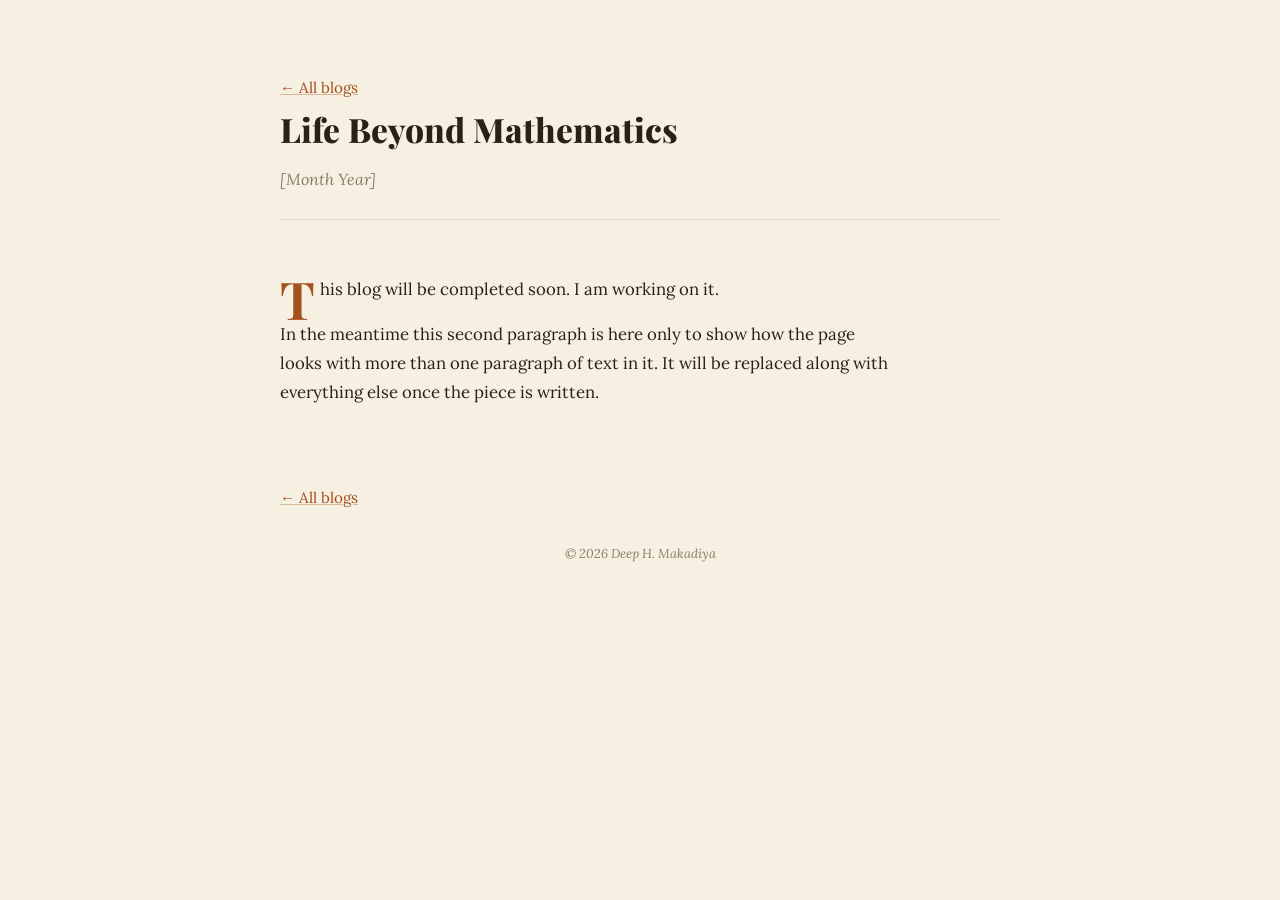
<file: blogs/life-beyond-mathematics.html>
<!DOCTYPE html>
<html lang="en">
<head>
<meta charset="UTF-8">
<meta name="viewport" content="width=device-width, initial-scale=1.0">

<!-- Re-applies the visitor's saved colour scheme before the page paints, so
     the default colours never flash first. Must stay here, above the
     stylesheet. Nothing to edit. -->
<script>(function(){try{var t=localStorage.getItem("site-theme");if(t){document.documentElement.setAttribute("data-theme",t);}}catch(e){}})();</script>

<title>Life Beyond Mathematics — Deep H. Makadiya</title>

<!-- Update "description" and og:description once the piece is written; they
     are what Google and chat apps show. -->
<meta name="description" content="A short personal piece by Deep H. Makadiya on life outside mathematics.">
<link rel="canonical" href="https://deepmakadiya25.github.io/blogs/life-beyond-mathematics.html">
<meta property="og:type" content="article">
<meta property="og:site_name" content="Deep H. Makadiya">
<meta property="og:title" content="Life Beyond Mathematics — Deep H. Makadiya">
<meta property="og:description" content="A short personal piece by Deep H. Makadiya on life outside mathematics.">
<meta property="og:url" content="https://deepmakadiya25.github.io/blogs/life-beyond-mathematics.html">
<meta property="og:image" content="https://deepmakadiya25.github.io/photo.jpg">
<meta property="og:image:alt" content="Deep H. Makadiya">
<meta name="twitter:card" content="summary">

<link rel="preconnect" href="https://fonts.googleapis.com">
<link rel="preconnect" href="https://fonts.gstatic.com" crossorigin>
<link href="https://fonts.googleapis.com/css2?family=Playfair+Display:wght@600;700;800&family=Lora:ital,wght@0,400;1,400;0,600&display=swap" rel="stylesheet">
<link rel="stylesheet" href="../styles.css">

<!-- IF THIS POST NEEDS MATHS, paste the two MathJax lines from the <head> of
     ../research.html here. Left out on purpose so a post with no maths does not
     load the script. -->
</head>

<!-- A BLOG POST PAGE. Deliberately different from the seven main pages: no
     sidebar, no top bar, no section tabs — just the piece, with a link back to
     the blogs page at the top and bottom. It borrows the site's fonts and
     colours from ../styles.css (this page sits one folder down, so every
     path back to the site root starts with "../"), and the visitor's chosen colour still applies
     (set by the small script above), though the colour circles themselves live
     only on the main pages.
     "--topbar-h:0px" below removes the space styles.css reserves on phones for
     the top bar this page does not have. Leave it in.
     script.js is NOT loaded here — it drives the sidebar and tabs, neither of
     which exists on this page.
     TO WRITE THE PIECE: replace the date and the two paragraphs below with your
     text, one <p class="lede"> per paragraph. Keep "drop-cap" on the FIRST
     paragraph only — that is what sets its opening letter large. -->
<body style="--topbar-h:0px;">
<main>
  <div class="wrap">

    <p class="see-all"><a href="../blogs.html">&#8592; All blogs</a></p>

    <div class="page-header">
      <h1>Life Beyond Mathematics</h1>
      <p class="page-desc">[Month Year]</p>
    </div>

    <section>
      <p class="lede drop-cap">This blog will be completed soon. I am working on it.</p>
      <p class="lede">In the meantime this second paragraph is here only to show how the page
      looks with more than one paragraph of text in it. It will be replaced along with
      everything else once the piece is written.</p>
    </section>

    <p class="see-all"><a href="../blogs.html">&#8592; All blogs</a></p>

  </div>

  <footer>
    <p>&copy; 2026 Deep H. Makadiya</p>
  </footer>
</main>
</body>
</html>
</file>
<file: styles.css>
/* =========================================================================
   Deep H. Makadiya — academic site — DESIGN: "Editorial, switchable colours"
   Playfair Display headings over a Lora body, pill buttons and tags, a
   softly rounded photo frame — with TEN colour schemes.
   HOW IT WORKS:
     1. ":root" below holds the ELEVEN colours the site is drawn from, set
        to the default scheme ("Cream & Terracotta").
     2. Under "COLOUR SCHEMES" further down, each other scheme re-states
        those same eleven values in a [data-theme="..."] block. Nothing
        else about the design changes.
     3. script.js writes data-theme="..." on <html> when a circle is
        clicked; a script in each page's <head> re-applies the saved choice
        before the page paints.
   To change the DEFAULT, swap ":root" for another scheme's values. To add
   one of your own, see the note at the bottom of this file.
   One stylesheet for all 8 pages — change a colour or font here and every
   page follows.
   ========================================================================= */

:root{
  /* ============ THE ELEVEN COLOURS THE WHOLE SITE IS DRAWN FROM ============
     These are the default scheme, "Cream & Terracotta". Every other scheme
     further down re-states exactly these eleven values and nothing else. */
  --ink:#2a2115;             
  --muted:#8a7c66;           
  --line:#e6dcc8;            
  --cream:#f6f0e2;           
  --cream-2:#efe6d2;         /* sidebar background, cards, tinted tags */
  --accent:#a5501f;          /* accent colour — links, headings, numbers, buttons */
  --accent-soft:#d8b79a;     /* paler accent, used for link underlines */
  --photo-bg:#ece2cc;        /* backdrop behind the photos while they load */
  --nav-hover:#e6dac0;       /* sidebar nav link hover / active fill */
  --placeholder-bg:#fbf7ee;  /* dashed "add something here" tiles */
  --shadow-rgb:42,33,21;      /* photo-frame shadow, as red,green,blue */

  /* Height of the mobile/tablet top bar. It is 0 on laptops (no bar there);
     the responsive section at the bottom of this file sets it to 52px on
     smaller screens. Everything that has to sit clear of the bar refers to
     this one value. */
  --topbar-h:0px;
}
*{box-sizing:border-box;}
html{scroll-behavior:smooth;}
body{
  margin:0;
  overflow-wrap:break-word;   /* long words wrap instead of widening the page */
  background:var(--cream);
  color:var(--ink);
  font-family:"Lora",Georgia,serif;
  line-height:1.7;
  -webkit-font-smoothing:antialiased;
}
h1,h2,h3{ font-family:"Playfair Display",Georgia,serif; }
a{ color:var(--accent); text-decoration:underline; text-decoration-color:var(--accent-soft); }
/* ---- HOVER STATES ARE FOR MICE AND TRACKPADS ONLY ----------------------
   Every ":hover" rule here is wrapped in "@media (hover: hover)". A
   touchscreen has no hover, so without the guard a phone leaves the hover
   style stuck on whatever was last tapped — a second highlight beside the
   real one. Keep new :hover rules inside that guard. -------------------- */
@media (hover: hover){ a:hover{ text-decoration-color:var(--accent); } }

/* =========================================================================
   LAYOUT: sidebar (left) + main content (right)
   ========================================================================= */
.layout{ display:grid; grid-template-columns:240px minmax(0,1fr); min-height:100vh; }
/* "minmax(0,1fr)" above, and "min-width:0" on main and .wrap below, stop a
   wide child (the tabs row, a long publication title) from stretching the
   page sideways on a narrow screen. */

/* ---- Sidebar: photo, name, and page navigation ONLY (no contact info) ---- */
.sidebar{
  background:var(--cream-2);
  border-right:1px solid var(--line);
  padding:3rem 1.6rem;
  position:sticky; top:0; height:100vh; overflow-y:auto;
  text-align:center;
  z-index:20;
}
.sidebar .avatar{
  width:104px; height:104px; border-radius:50%; object-fit:cover; margin:0 auto 1rem;
  background:var(--photo-bg); border:1px solid var(--line);
}
/* Your name in the sidebar. It used to be an <h1>; it is now a plain
   paragraph (so each page has exactly one <h1>, its own title), which means
   the heading font has to be named here explicitly. */
.sidebar-name{
  font-family:"Playfair Display",Georgia,serif;
  font-size:1.25rem; margin:0 0 1.8rem; font-weight:800; color:var(--ink);
}

.sidebar nav{ display:flex; flex-direction:column; gap:.15rem; text-align:left; }
.sidebar nav a{
  color:var(--ink); text-decoration:none; font-size:.92rem; padding:.6rem .7rem;
  border-radius:6px; border-left:3px solid transparent;
}
@media (hover: hover){ .sidebar nav a:hover{ background:var(--nav-hover); color:var(--accent); } }
.sidebar nav a.active{ color:var(--accent); font-weight:600; border-left-color:var(--accent); background:var(--nav-hover); }

/* ---- Mobile / tablet top bar, menu button and overlay ----
   On laptops none of this is visible: the sidebar is always on screen, so
   there is nothing to open. Below 960px the sidebar slides away and this
   slim bar takes its place at the top of every page, carrying the menu
   button and your name (so a phone visitor always sees whose site this is,
   not just a floating button). ---- */
.topbar{
  display:none; /* shown only on narrow screens, see the responsive section */
  position:fixed; top:0; left:0; right:0; z-index:26;
  height:var(--topbar-h);
  align-items:center; gap:.7rem;
  padding:0 .9rem;
  background:var(--cream);
  border-bottom:1px solid var(--line);
}
.topbar-title{
  font-family:"Playfair Display",Georgia,serif; font-weight:800;
  font-size:1.02rem; line-height:1.2; color:var(--ink);
  white-space:nowrap; overflow:hidden; text-overflow:ellipsis;
}
.menu-toggle{
  display:none; /* shown only on narrow screens, see the responsive section */
  flex:none;
  width:40px; height:40px; border-radius:8px;
  background:var(--ink); color:var(--cream);
  border:none; font-size:1.2rem; line-height:1;
  align-items:center; justify-content:center; cursor:pointer;
}
.overlay{
  display:none;
  position:fixed; inset:0; background:rgba(0,0,0,.35); z-index:15;
}

main{ padding:3.2rem 2.6rem; min-width:0; }
.wrap{ max-width:720px; margin:0 auto; min-width:0; }

/* ---- Inner-page header: title + one descriptive line beneath it ----
   (No colored "kicker" text above the title anymore — just the title
   and, right under it, a plain sentence describing what's on the page.) */
.page-header{ padding-bottom:1.6rem; margin-bottom:0; border-bottom:1px solid var(--line); text-align:left; }
.page-header h1{ font-size:clamp(1.65rem, 6vw, 2.1rem); margin:0 0 .5rem; font-weight:800; }
.page-header .page-desc{ max-width:60ch; color:var(--muted); font-style:italic; font-size:1rem; margin:0; }

/* ---- In-page section navigation (tabs) --------------------------------
   Sits under the page header and freezes at the top of the window on
   scroll (position: sticky). Always one line: if the tabs don't fit, the
   row scrolls, and script.js adds the edge fades and (on wide screens) the
   arrow buttons by itself. Nothing to touch when you add a tab. -------- */
.page-tabs-wrap{
  position:sticky; top:var(--topbar-h); z-index:10;
  background:var(--cream);
  border-bottom:1px solid var(--line);
  margin-bottom:2.4rem;
  /* No shadow on purpose — it should feel like a seamless part of the page,
     not a floating bar, even once it's stuck to the top while scrolling.
     "position: sticky" already anchors the absolutely-positioned fade/arrow
     children below, so no extra "position: relative" is needed here. */
}
.page-tabs{
  display:flex; flex-wrap:nowrap; gap:.6rem; min-width:0;
  overflow-x:auto;
  scrollbar-width:none;      /* Firefox: hide the scrollbar itself */
  -ms-overflow-style:none;   /* old Edge */
  padding:1rem 2.2rem;
}
.page-tabs::-webkit-scrollbar{ display:none; } /* Chrome/Safari: hide the scrollbar */
.page-tabs a{
  text-decoration:none; color:var(--ink); font-size:.85rem;
  padding:.4rem .9rem; border:1px solid var(--line); border-radius:999px;
  white-space:nowrap; flex:none;
}
@media (hover: hover){ .page-tabs a:hover{ border-color:var(--accent); color:var(--accent); } }

/* The tab for the section currently on screen. script.js adds and removes
   this class as you scroll — see "SECTION HIGHLIGHTING" there. The inset
   shadow thickens the outline without changing the tab's size, so nothing
   shifts sideways as the highlight moves along the row. */
.page-tabs a.current{
  color:var(--accent); border-color:var(--accent); font-weight:600;
  box-shadow:inset 0 0 0 1px var(--accent);
}

/* Fade hints — a soft gradient over the edge that has more tabs hidden.
   Shown/hidden automatically by script.js; purely visual (not clickable). */
.tabs-fade{ position:absolute; top:0; bottom:0; width:2.6rem; pointer-events:none; z-index:1; }
.tabs-fade.left{ left:0; background:linear-gradient(to right, var(--cream), transparent); }
.tabs-fade.right{ right:0; background:linear-gradient(to left, var(--cream), transparent); }
.tabs-fade[hidden]{ display:none; }

/* Arrow buttons — desktop/wide-screen only; on touch devices people just
   swipe the row left/right instead. Shown/hidden automatically. */
.tabs-arrow{
  display:none; position:absolute; top:0; bottom:0; width:2.2rem;
  align-items:center; justify-content:center;
  background:transparent; border:none; color:var(--accent);
  font-size:1.4rem; cursor:pointer; z-index:2;
}
.tabs-arrow.left{ left:0; }
.tabs-arrow.right{ right:0; }
.tabs-arrow[hidden]{ display:none; }
/* Arrows only above the mobile breakpoint: below it .page-tabs has less
   side padding than an arrow is wide, so an arrow would sit on top of the
   first and last tab and swallow taps meant for them. */
@media (min-width:961px){ .tabs-arrow{ display:flex; } }

/* =========================================================================
   HOME PAGE specifics — an asymmetric "split hero" (framed photo one side,
   name and tagline the other), then About Me and the tinted Get in Touch
   card. The hero stacks into one column on narrow screens.
   ========================================================================= */
.hero-split{
  display:grid; grid-template-columns:auto 1fr; gap:2.6rem; align-items:center;
  padding:1.2rem 0 3rem;
}
.hero-photo-col{ text-align:center; }
.hero-photo-frame{
  display:inline-block;
  padding:10px;
  border:2px solid var(--accent);
  border-radius:22px;
  box-shadow:0 14px 26px rgba(var(--shadow-rgb),.14);
}
.hero-photo-frame a{ display:block; }
.home-photo{
  display:block; width:clamp(140px, 40vw, 190px); height:clamp(140px, 40vw, 190px);
  border-radius:15px; object-fit:cover;
  background:var(--photo-bg);
  transition:opacity .15s ease;
}
@media (hover: hover){ .hero-photo-frame a:hover .home-photo{ opacity:.82; } }
.hero-text .eyebrow{
  text-transform:uppercase; letter-spacing:.16em; font-size:.72rem;
  color:var(--accent); margin:.5rem 0 0; font-family:"Lora",serif;
}
.home-name{ font-size:clamp(1.85rem, 7.5vw, 2.6rem); margin:0; font-weight:800; line-height:1.12; }

.lede{ max-width:62ch; font-size:1.05rem; }

/* ---- "Get in Touch" tinted card panel ---- */
.card-panel{
  background:var(--cream-2); border:1px solid var(--line); border-radius:14px;
  padding:2rem 2.2rem;
}
/* NOTE: a plain ".contact-block h2" rule used to sit here. It never had any
   effect — "h2.section-title" further down is written with the same weight
   and comes later, so it always won. The only surviving override is the
   narrow-screen one in the RESPONSIVE section at the bottom. */
.contact-line{ font-size:1.02rem; margin:0 0 .5rem; overflow-wrap:anywhere; }
.contact-line a{ font-weight:600; }
.btn-row{ display:flex; flex-wrap:wrap; gap:.8rem; margin-top:1.4rem; }
.btn{
  display:inline-block; padding:.6rem 1.3rem; border:1px solid var(--accent);
  border-radius:999px; color:var(--accent); font-family:"Lora",serif; font-size:.88rem;
  text-decoration:none; transition:background .15s ease, color .15s ease;
}
@media (hover: hover){ .btn:hover{ background:var(--accent); color:#fff; } }

/* =========================================================================
   Generic content sections (used on every inner page)
   ========================================================================= */
section{ padding:2.4rem 0; border-bottom:1px solid var(--line); }
section:last-of-type{ border-bottom:none; }
/* The tabs jump to the HEADING, not the section box; "scroll-margin-top"
   below is what clears the frozen tabs bar plus a small gap. Change that
   one number to adjust the landing gap everywhere. */
h2.section-title{ font-size:clamp(1.22rem, 4.4vw, 1.5rem); margin:0 0 1.5rem;
  scroll-margin-top:calc(var(--topbar-h) + 5.1rem); }

.item{ margin-bottom:1.8rem; }
.item:last-child{ margin-bottom:0; }
.item h3{ margin:0 0 .15rem; font-size:1.1rem; }
.item .meta{ margin:0 0 .3rem; font-size:.9rem; color:var(--muted); font-style:italic; }
.item p{ margin:0; font-size:.98rem; }

.subhead{
  font-size:.75rem; text-transform:uppercase;
  letter-spacing:.14em; color:var(--accent); margin:1.8rem 0 1.1rem;
}
.subhead:first-child{ margin-top:0; }

/* ---- Numbered lists (publications, talks) -----------------------------
   research.html runs newest-first: top entry, highest number, counting down
   to 1, so adding one never means renumbering. professional-activities.html
   runs the other way, oldest first, numbers rising down the page. Each page's
   comments give the exact steps. */
.pub-list{ list-style:none; margin:0; padding:0; }
.pub-list li{ padding:1.2rem 0; border-top:1px solid var(--line); display:flex; gap:.9rem; }
.pub-list li:first-child{ border-top:none; }
.pub-num{
  font-family:"Playfair Display",serif; font-weight:700; color:var(--accent);
  flex:none; min-width:2.2rem;
}
.pub-body{ flex:1; }
.pub-title{ font-family:"Playfair Display",serif; font-weight:700; font-size:1.06rem; display:block; }
.pub-meta{ font-size:.88rem; color:var(--muted); font-style:italic; display:block; margin-top:.3rem; }
.pub-links{ font-size:.85rem; margin-top:.45rem; display:block; }
.pub-links a{ margin-right:1.1rem; }

/* ---- "Abstract" — a button made to look exactly like the DOI and arXiv
   links beside it. Clicking it opens the ".pub-abstract" panel below;
   the little triangle turns to point downwards while it is open. ---- */
.pub-toggle{
  font:inherit; font-size:.85rem; color:var(--accent);
  background:none; border:0; padding:0; margin-right:1.1rem;
  cursor:pointer; text-decoration:underline;
  text-decoration-color:var(--accent-soft); text-underline-offset:2px;
}
@media (hover: hover){ .pub-toggle:hover{ text-decoration-color:var(--accent); } }
.pub-toggle .caret{
  display:inline-block; font-size:.7em; margin-left:.15rem;
  transition:transform .18s ease; text-decoration:none;
}
.pub-toggle[aria-expanded="true"] .caret{ transform:rotate(90deg); }

/* ---- Drop cap: the opening letter of a blog post (blogs/*.html) -----------
   Put class="lede drop-cap" on the FIRST paragraph of a piece and its first
   letter is set large in the heading face, floated so the next few lines wrap
   around it. Only the first paragraph should carry the class. ---- */
.drop-cap::first-letter{
  float:left;
  font-family:"Playfair Display", Georgia, serif;
  font-weight:700; color:var(--accent);
  font-size:3.1em; line-height:.8;
  padding:.06em .1em 0 0;
}
/* A floated letter is taller than a short opening paragraph, and would other-
   wise push the next paragraph's first line sideways. This drops that
   paragraph clear of it; with a normal, longer opening paragraph the letter is
   fully contained and this rule does nothing. */
.drop-cap + *{ clear:left; }

/* ---- "More / Less" under a links block (Miscellaneous > Useful Links).
   Sits on its own line, centred under the text column and close under the
   group it belongs to, so it reads as that group's control rather than as the
   next heading. The pull-up is on the button rather than on the last link,
   because while the block is collapsed that last link is hidden and so
   contributes no margin of its own.
   The arrow is the same glyph as the Abstract buttons use, turned down for
   "More" and up for "Less" — turning one glyph rather than swapping in a
   different character keeps both arrows exactly the same size. ---- */
.links-more{ display:block; width:100%; margin-top:-.9rem; margin-right:0; text-align:center; }
.pub-toggle.links-more .caret{ transform:rotate(90deg); }
.pub-toggle.links-more[aria-expanded="true"] .caret{ transform:rotate(-90deg); }

.pub-abstract{
  margin-top:.8rem; padding-left:1rem;
  border-left:2px solid var(--line);
  font-size:.93rem;
}
.pub-abstract p{ margin:0 0 .7rem; }
.pub-abstract p:last-child{ margin-bottom:0; }

table.teach{ width:100%; border-collapse:collapse; font-size:.94rem; }
table.teach td{ padding:.7rem 0; border-top:1px solid var(--line); }
table.teach tr:first-child td{ border-top:none; }
table.teach td:first-child{ font-weight:600; width:48%; }

ul.plain{ list-style:none; margin:0; padding:0; }
ul.plain li{ padding:.95rem 0; border-top:1px solid var(--line); font-size:.97rem; display:flex; gap:.9rem; }
ul.plain li:first-child{ border-top:none; }
ul.plain .item-num{ font-family:"Playfair Display",serif; font-weight:700; color:var(--accent); flex:none; min-width:2.2rem; }

/* ---- Research Overview: numbered project entries -----------------------
   Built on the same numbered "ul.plain" list as the talks and seminars, but
   each entry holds a title and one or two paragraphs rather than a single
   line. ---- */
.overview-list li{ align-items:flex-start; }
.overview-body{ flex:1; min-width:0; }
.overview-title{
  display:block; font-family:"Playfair Display",Georgia,serif;
  font-weight:700; font-size:1.08rem; margin-bottom:.45rem;
}
.overview-body p{ margin:0 0 .75rem; }
.overview-body p:last-child{ margin-bottom:0; }

.see-all{ margin:1.5rem 0 0; font-size:.95rem; }

/* ---- Tags: Skills and Hobbies (Miscellaneous) and Areas of Interest
   (Research). One rule for both, so they cannot drift apart. ---- */
.skills-list, .interest-list{ display:flex; flex-wrap:wrap; gap:.6rem; list-style:none; margin:0; padding:0; }
.skills-list li, .interest-list li{
  border:2px solid var(--line); border-radius:10px; padding:.45rem 1.05rem;
  font-size:.92rem; background:transparent;
}

/* ---- Plain bullet list (Awards, Grants and Other Academic Achievements) ----
   A normal bulleted list — no numbering, order doesn't matter. Just add or
   remove <li> lines freely. */
ul.bullets{ margin:0; padding-left:1.3rem; }
ul.bullets li{ margin-bottom:.6rem; font-size:.97rem; }
ul.bullets li:last-child{ margin-bottom:0; }

/* ---- Photo Gallery grid (gallery.html) ---------------------------------
   Reflows automatically to fit however many tiles you have — no need to
   change anything here when you add or remove photos. */
.gallery-grid{
  display:grid; grid-template-columns:repeat(auto-fill, minmax(170px, 1fr));
  gap:1rem;
}
/* A "not filled in yet" tile — replace with a <figure class="gallery-item">
   (see the comments in gallery.html) once you have an actual photo. */
.gallery-placeholder{
  aspect-ratio:1 / 1; border:1px dashed var(--muted); border-radius:10px;
  display:flex; align-items:center; justify-content:center; text-align:center;
  padding:.8rem; color:var(--muted); font-style:italic; font-size:.85rem;
  background:var(--placeholder-bg);
}
/* A real photo tile. The figcaption is NOT shown under the photo: it slides up
   over the tile and is capped at three lines, ending in "..." when there is
   more to read — the full text is shown in the lightbox when the photo is
   opened, so a long caption can never bury the picture.
   WHEN IT APPEARS: with a mouse, on hover or keyboard focus. On a touch screen
   there is no hover, so script.js marks the tile nearest the middle of the
   screen as ".is-active" while you scroll, the way a video list on a tablet
   plays whichever item you have scrolled to. */
.gallery-item{ margin:0; position:relative; border-radius:10px; overflow:hidden; cursor:zoom-in; }
.gallery-item img{
  display:block; width:100%; aspect-ratio:1 / 1; object-fit:cover;
  border-radius:10px; border:1px solid var(--line);
  transition:transform .35s ease;
}
.gallery-item figcaption{
  position:absolute; left:0; right:0; bottom:0;
  padding:.7rem .8rem;
  font-size:.8rem; line-height:1.35; font-style:italic; color:#fff;
  background:linear-gradient(to top, rgba(0,0,0,.85), rgba(0,0,0,.6) 72%, rgba(0,0,0,0));
  transform:translateY(101%); transition:transform .3s ease;
}
/* The three-line cap lives on an inner span, not on the figcaption itself:
   "overflow:hidden" clips at the PADDING edge, so clamping the padded
   figcaption would still let a fourth line show through its bottom padding.
   script.js wraps each caption's text in this span, so the HTML stays plain.
   The two -webkit- lines are not a Safari-only hack — every browser still
   needs them for line clamping. */
.gallery-item figcaption .cap-text{
  display:-webkit-box; -webkit-box-orient:vertical;
  -webkit-line-clamp:3; line-clamp:3; overflow:hidden;
}
.gallery-item:focus-visible{ outline:2px solid var(--accent); outline-offset:3px; }
.gallery-item.is-active figcaption{ transform:none; }
@media (hover: hover){
  .gallery-item:hover figcaption,
  .gallery-item:focus-within figcaption{ transform:none; }
  .gallery-item:hover img{ transform:scale(1.04); }
}

/* ---- Lightbox: the full-size photo opened by clicking a tile -------------
   script.js builds this markup once per page and fills it from the tile that
   was clicked. Clicking anywhere outside the photo, or pressing Escape,
   closes it. Nothing here needs editing when you add photos. */
body.lightbox-open{ overflow:hidden; }
/* "display:flex" below would otherwise beat the hidden attribute's own
   display:none, leaving an invisible full-screen panel swallowing every click
   on the page. This line is what keeps it truly out of the way when closed. */
.lightbox[hidden]{ display:none; }
.lightbox{
  position:fixed; inset:0; z-index:100;
  display:flex; align-items:center; justify-content:center;
  padding:clamp(1rem, 4vw, 3rem);
  background:rgba(0,0,0,.86);
}
.lightbox-inner{ max-width:min(920px, 100%); max-height:100%; text-align:center; cursor:default; }
.lightbox img{
  display:block; max-width:100%; max-height:78vh; margin:0 auto;
  border-radius:8px; object-fit:contain;
}
.lightbox p{
  margin:.9rem auto 0; max-width:60ch;
  color:#f3ece1; font-style:italic; font-size:.95rem; line-height:1.5;
}
.lightbox-close{
  position:absolute; top:.6rem; right:1rem;
  background:none; border:0; padding:.3rem .5rem;
  color:#fff; font:inherit; font-size:1.8rem; line-height:1; cursor:pointer;
}
@media (hover: hover){ .lightbox-close:hover{ opacity:.7; } }

footer{ text-align:center; font-size:.8rem; color:var(--muted); padding:2rem 1.5rem; font-style:italic; }
footer p{ margin:0; }
footer .updated{ font-size:.74rem; margin-top:.35rem; opacity:.85; }


/* =========================================================================
   COLOUR SCHEMES — one block per alternative scheme, each re-stating the
   same eleven values as ":root". Nothing else about the design changes.
   The order of the circles in the sidebar is set by the HTML, not here.
   ========================================================================= */

/* ---- Mocha & Oat ---- */
[data-theme="mocha"]{
  --ink:#241d16; --muted:#7f7466; --line:#e3dacb;
  --cream:#faf6ef; --cream-2:#f0e9dd; --accent:#5b4636;
  --accent-soft:#cbbaa6; --photo-bg:#ece3d4; --nav-hover:#e9e0cf;
  --placeholder-bg:#f7f2e9; --shadow-rgb:36,29,22;
}

/* ---- Olive & Flax ---- */
[data-theme="olive"]{
  --ink:#262718; --muted:#7c7c63; --line:#e2dfc7;
  --cream:#faf8ee; --cream-2:#f0eedd; --accent:#64682c;
  --accent-soft:#c8c9a0; --photo-bg:#ebe8d3; --nav-hover:#e8e5ce;
  --placeholder-bg:#f6f4e7; --shadow-rgb:38,39,24;
}

/* ---- Graphite & Chalk ---- */
[data-theme="graphite"]{
  --ink:#222426; --muted:#767a7e; --line:#ddd9d3;
  --cream:#f7f6f4; --cream-2:#eceae6; --accent:#3f4348;
  --accent-soft:#c2c5c8; --photo-bg:#e6e3de; --nav-hover:#e4e1db;
  --placeholder-bg:#f4f2ef; --shadow-rgb:34,36,38;
}

/* ---- Aubergine & Oat ---- */
[data-theme="aubergine"]{
  --ink:#26202b; --muted:#7f7674; --line:#e2dccf;
  --cream:#faf8f3; --cream-2:#efeae1; --accent:#543a63;
  --accent-soft:#c6b8d1; --photo-bg:#eae4d9; --nav-hover:#e8e1d5;
  --placeholder-bg:#f6f3ec; --shadow-rgb:38,32,43;
}

/* ---- Plum & Blush ---- */
[data-theme="plum"]{
  --ink:#2f2531; --muted:#8a7887; --line:#e7dce5;
  --cream:#faf7f9; --cream-2:#f2e8ef; --accent:#71385a;
  --accent-soft:#d3b4c6; --photo-bg:#ecdfe7; --nav-hover:#ebdbe5;
  --placeholder-bg:#f8f2f6; --shadow-rgb:47,37,49;
}

/* ---- Sage ---- */
[data-theme="sage"]{
  --ink:#2f3a2f; --muted:#7c8a76; --line:#dde5d6;
  --cream:#fbfaf5; --cream-2:#eef2e6; --accent:#5c7a52;
  --accent-soft:#c3d3b8; --photo-bg:#e2e9d9; --nav-hover:#e3ead8;
  --placeholder-bg:#f6f9f1; --shadow-rgb:47,58,47;
}

/* ---- Emerald & Mist ---- */
[data-theme="emerald"]{
  --ink:#1c2b25; --muted:#728079; --line:#d7e4de;
  --cream:#f6faf8; --cream-2:#e7f0ec; --accent:#1f6b52;
  --accent-soft:#a7cabb; --photo-bg:#dfece6; --nav-hover:#dde9e3;
  --placeholder-bg:#f0f7f3; --shadow-rgb:28,43,37;
}

/* ---- Indigo & Ivory ---- */
[data-theme="indigo"]{
  --ink:#22203a; --muted:#78748c; --line:#ddd9ea;
  --cream:#f8f7fb; --cream-2:#eceaf4; --accent:#3a3670;
  --accent-soft:#bdb8d8; --photo-bg:#e3e0f0; --nav-hover:#e6e2f1;
  --placeholder-bg:#f3f1f9; --shadow-rgb:34,32,58;
}

/* ---- Dusk Blue ---- */
[data-theme="dusk"]{
  --ink:#232b35; --muted:#78838f; --line:#dce1e8;
  --cream:#f7f9fb; --cream-2:#e9eef4; --accent:#3d5d82;
  --accent-soft:#b5c6da; --photo-bg:#dde5ee; --nav-hover:#dfe7f0;
  --placeholder-bg:#f2f6fa; --shadow-rgb:35,43,53;
}

/* =========================================================================
   THE COLOUR PICKER ITSELF (bottom of the sidebar)
   Two rows of five circles, each one <button> split down the middle: LEFT
   half is that scheme's accent, RIGHT half its paper colour, both passed
   in from the HTML as --sw-a and --sw-b. The disc has no border — its thin
   rim is an inset shadow, so the two colours reach the very edge. The
   selected circle wears a ring in the current accent.
   ========================================================================= */
.theme-picker{ margin-top:2.2rem; padding-top:1.2rem; border-top:1px solid var(--line); text-align:left; }
.theme-picker-label{
  font-size:.66rem; text-transform:uppercase; letter-spacing:.15em;
  color:var(--muted); margin:0 0 .8rem; font-family:"Lora",serif;
}
/* Five per row; change the 5 below to fit more or fewer on a line. */
.swatches{ display:grid; grid-template-columns:repeat(5, 26px); gap:.6rem; }
.swatch{
  width:26px; height:26px; border-radius:50%; padding:0; border:0; cursor:pointer;
  background-color:var(--sw-b);
  background-image:linear-gradient(90deg, var(--sw-a) 0 50%, var(--sw-b) 50% 100%);
  box-shadow:inset 0 0 0 1px rgba(0,0,0,.25);
  transition:transform .12s ease, box-shadow .15s ease;
}
@media (hover: hover){ .swatch:hover{ transform:scale(1.14); } }
.swatch.active{
  box-shadow:inset 0 0 0 1px rgba(0,0,0,.25),
             0 0 0 2px var(--cream-2),
             0 0 0 3.5px var(--accent);
}
.swatch:focus-visible{ outline:2px solid var(--accent); outline-offset:4px; }

/* A gentle cross-fade when a new scheme is chosen (skipped for anyone whose
   system asks for reduced motion). */
body, .sidebar, .sidebar nav a, .page-tabs-wrap, .page-tabs a, .card-panel,
.btn, .skills-list li, .interest-list li, .placeholder, .gallery-placeholder,
.menu-toggle, .theme-picker{
  transition:background-color .25s ease, color .25s ease, border-color .25s ease;
}
@media (prefers-reduced-motion: reduce){
  /* Someone who has asked their system for less motion gets none of it: no
     smooth scroll, no sliding panel, no zooming photo, no turning arrows. */
  html{ scroll-behavior:auto; }
  *, *::before, *::after{
    animation-duration:.01ms !important; animation-iteration-count:1 !important;
    transition-duration:.01ms !important; scroll-behavior:auto !important;
  }
}

/* =========================================================================
   HOW TO ADD YOUR OWN COLOUR SCHEME
     1. Copy a whole [data-theme="..."] block above, paste it below the
        others, and give it a new one-word name (say "mine").
     2. Change its eleven colours. To keep them balanced: pick --accent
        first, then --cream a very pale tint of it, --cream-2 slightly
        stronger, --line stronger again, --nav-hover just past --cream-2,
        --photo-bg about the same, --placeholder-bg between --cream and
        --cream-2, --accent-soft a washed-out accent, --ink a very dark
        version of the accent's hue, --muted a greyed version, and
        --shadow-rgb the r,g,b of --ink.
     3. In EVERY page's sidebar, copy a <button class="swatch"> line and set
        data-set-theme="mine", --sw-a (your --accent), --sw-b (your
        --cream-2) and the title/aria-label.
   script.js needs no changes. Past ten circles, raise the 5 in ".swatches"
   above or let them wrap to a third row. To remove a scheme, delete its
   block and its button on each page — anyone who had chosen it falls back
   to the default.
   ========================================================================= */

/* =========================================================================
   RESPONSIVE — three sizes
     961px and up: sidebar always on screen.
     960px and below (includes iPads in portrait): sidebar hidden behind a
       slim fixed top bar with the menu button; it slides in when tapped.
     560px and below: extra tweaks — tighter numbered lists, stacked
       teaching table, smaller gallery tiles.
   Change the 960 below to move the point where the sidebar collapses.
   ========================================================================= */

/* ---- Narrower laptops / tablets in landscape: keep the sidebar, but stop
        the page feeling cramped beside it. ---- */
@media (max-width:1100px) and (min-width:961px){
  main{ padding:2.6rem 1.7rem; }
}

/* ---- Tablets and phones: sidebar becomes a slide-in panel ---- */
@media (max-width:960px){
  :root{ --topbar-h:52px; }

  .layout{ grid-template-columns:minmax(0,1fr); }

  .topbar{ display:flex; }
  .menu-toggle{ display:flex; }
  .overlay.open{ display:block; }

  /* The panel sits directly under the fixed top bar, so the menu button
     stays visible and tappable while the panel is open (tap it again, tap
     the dimmed page, or press Escape to close). */
  .sidebar{
    position:fixed; top:var(--topbar-h); left:0;
    height:calc(100dvh - var(--topbar-h)); width:min(84vw, 280px);
    padding:1.6rem 1.5rem 2.5rem;
    transform:translateX(-100%);
    /* visibility, not just the transform: without it the closed panel stays
       in the tab order, so a keyboard user on a phone tabs through six
       off-screen links and ten colour circles before reaching the page. The
       delay lets it finish sliding out before it disappears. */
    visibility:hidden;
    transition:transform .25s ease, visibility 0s linear .25s;
    box-shadow:2px 0 20px rgba(0,0,0,.22);
    overscroll-behavior:contain;   /* scrolling the panel doesn't scroll the page */
  }
  .sidebar.open{ transform:translateX(0); visibility:visible; transition-delay:0s; }

  /* Stop the page behind the panel from scrolling while it is open
     (script.js adds this class to <body>). */
  body.menu-open{ overflow:hidden; }

  /* Clear the fixed top bar. The tabs row sticks directly beneath it, so it
     no longer needs the old left indent that kept it clear of a floating
     button. */
  main{ padding:calc(var(--topbar-h) + 1.6rem) 1.25rem 2rem; }
  .page-tabs{ padding:.85rem 1.25rem; }
  .tabs-fade{ width:1.6rem; }

  .hero-split{ padding:.4rem 0 2.2rem; gap:1.6rem; }
  .card-panel{ padding:1.3rem 1.2rem; }
  .contact-block h2{ font-size:1.25rem; }
  section{ padding:2rem 0; }

  /* Comfortable tap targets for the colour circles. */
  .swatches{ grid-template-columns:repeat(5, 30px); gap:.55rem; }
  .swatch{ width:30px; height:30px; }
}

/* ---- Phones ---- */
@media (max-width:560px){
  main{ padding:calc(var(--topbar-h) + 1.2rem) 1.1rem 1.5rem; }
  .page-tabs{ padding:.8rem 1.1rem; }

  /* The hero stacks and centres (this also used to happen at 640px). */
  .hero-split{ grid-template-columns:minmax(0,1fr); text-align:center; }
  .hero-photo-frame{ margin:0 auto; }
  .hero-text .eyebrow{ letter-spacing:.11em; }

  .lede, .item p{ font-size:1rem; }
  .page-header{ padding-bottom:1.2rem; }

  /* Numbered lists: give the text more of the width. */
  .pub-list li, ul.plain li{ gap:.55rem; }
  .pub-num, ul.plain .item-num{ min-width:1.5rem; }
  .pub-title{ font-size:1rem; }

  /* Buttons and tags go full-width-ish so they are easy to hit. */
  .btn{ padding:.6rem 1.1rem; font-size:.85rem; }
  .btn-row{ gap:.6rem; }
  .skills-list li, .interest-list li{ font-size:.88rem; padding:.45rem .9rem; }

  /* The teaching table becomes one stacked block per course — two columns
     is too narrow to read on a phone. */
  table.teach, table.teach tbody, table.teach tr, table.teach td{ display:block; width:auto; }
  table.teach tr{ border-top:1px solid var(--line); padding:.75rem 0; }
  table.teach tr:first-child{ border-top:none; padding-top:0; }
  table.teach td{ border-top:none; padding:0; }
  table.teach td:first-child{ width:auto; font-weight:600; }
  table.teach td:last-child{ font-size:.88rem; color:var(--muted); font-style:italic; }

  /* Two gallery tiles per row instead of one. */
  .gallery-grid{ grid-template-columns:repeat(auto-fill, minmax(min(132px,100%), 1fr)); gap:.75rem; }
}

/* ---- Very small phones (iPhone SE and similar) ---- */
@media (max-width:380px){
  main{ padding-left:.95rem; padding-right:.95rem; }
  .page-tabs{ padding-left:.95rem; padding-right:.95rem; }
  .swatches{ grid-template-columns:repeat(5, 28px); gap:.45rem; }
  .swatch{ width:28px; height:28px; }
}

/* ---- Landscape phones: the top bar would eat too much of a short screen ---- */
@media (max-width:960px) and (max-height:450px){
  :root{ --topbar-h:44px; }
  .sidebar{ padding-top:1.2rem; }
}
</file>
